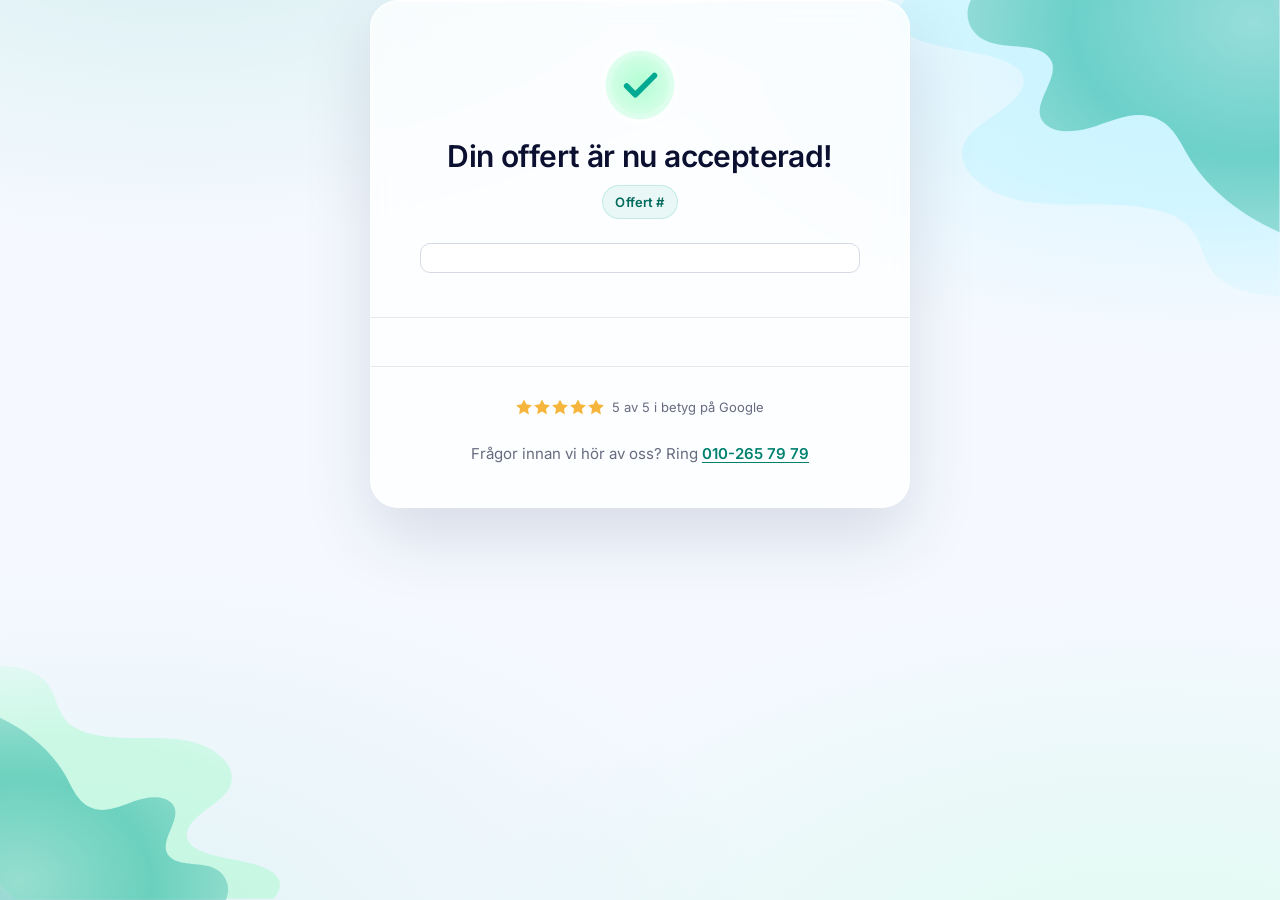
<file: index.html>
<!DOCTYPE html>
<html lang="sv">
<head>
  <meta charset="UTF-8">
  <meta name="viewport" content="width=device-width, initial-scale=1.0">
  <title>Offert accepterad, Ampy</title>
  <meta name="robots" content="noindex, nofollow">
  <meta name="referrer" content="no-referrer">
  <!-- Utan preload upptäcks fonten först när styles.css är parsad. På mobilnät
       hinner den inte före första målningen, och när den landar flyttas hela
       kortet 8 px (justify-content:center): uppmätt CLS 0,125.
       BARA latinfilen. latin-ext hämtas av unicode-range när ett tecken ur det
       området står på sidan, och svensk text har inget sådant tecken: en preload
       av båda hade hämtat 85 kB som aldrig används. -->
  <link rel="preload" href="fonts/Inter-latin.woff2" as="font" type="font/woff2" crossorigin>
  <link rel="stylesheet" href="styles.css">
  <style>html,body{margin:0;padding:0;}</style>
</head>
<body>
<div class="oa">
  <svg class="oa__aurora oa__aurora--top" xmlns="http://www.w3.org/2000/svg" width="399" height="308" viewBox="0 0 399 308" fill="none" aria-hidden="true"><path opacity="0.55" d="M398.501 19.1624V307.416C377.203 307.609 355.83 302.624 342.317 293.968C312.351 274.723 324.249 243.073 290.832 225.49C271.296 215.211 241.478 212.776 213.863 212.505C186.248 212.274 157.751 213.588 131.605 208.757C82.3243 199.637 54.8562 166.596 75.5674 141.361C85.1886 129.652 102.742 120.339 116.035 109.712C129.329 99.0458 138.436 85.3657 128.668 73.6951C108.838 50.0062 34.0715 54.798 7.77845 32.9254C-4.04606 23.1097 -1.54896 10.2412 9.61455 0.0390625H391.001L398.501 19.1624Z" fill="url(#at_p0t)"></path><path opacity="0.6" d="M398.499 0V241.34C355.859 222.68 321.444 193.856 302.503 160.131C293.654 144.379 284.851 125.261 262.485 120.588C244.078 116.765 225.536 124.967 208.24 130.948C190.9 136.928 167.201 139.967 155.151 129.052C133.764 109.64 178.361 77.2222 157.196 57.6797C143.857 45.3595 116.646 50.4248 97.2152 43.8562C76.1396 36.6993 69.2478 15.8497 77.9626 0H398.499Z" fill="url(#at_p1t)"></path><defs><radialGradient id="at_p0t" cx="0" cy="0" r="1" gradientUnits="userSpaceOnUse" gradientTransform="translate(322.819 40.5771) scale(663.35 349.037)"><stop offset="0.5" stop-color="#b6f2ff"></stop><stop offset="1" stop-color="#f5f9ff"></stop></radialGradient><radialGradient id="at_p1t" cx="0" cy="0" r="1" gradientUnits="userSpaceOnUse" gradientTransform="translate(372.244 23.8562) scale(378.832 278.434)"><stop stop-color="#5cc5b6"></stop><stop offset="0.5" stop-color="#00a991"></stop><stop offset="0.87" stop-color="#5cc5b6"></stop></radialGradient></defs></svg>
  <svg class="oa__aurora oa__aurora--bottom" xmlns="http://www.w3.org/2000/svg" width="270" height="226" viewBox="0 0 270 226" fill="none" aria-hidden="true"><path opacity="0.55" d="M1.26485e-06 210.532L1.96698e-05 0.00397235C14.4308 -0.137147 28.9113 3.50376 38.0674 9.82597C58.37 23.8816 50.3087 46.9971 72.95 59.8391C86.1865 67.3467 106.39 69.1248 125.1 69.3224C143.81 69.4917 163.117 68.5321 180.832 72.0602C214.222 78.7211 232.833 102.853 218.8 121.283C212.281 129.835 200.389 136.637 191.382 144.399C182.375 152.188 176.205 162.18 182.823 170.703C196.258 188.005 246.915 184.505 264.73 200.48C272.741 207.649 271.05 217.047 263.486 224.499L14.5 225L1.26485e-06 210.532Z" fill="url(#at_p0b)"></path><path opacity="0.6" d="M3.05544e-05 225.579L3.06452e-05 50C28.9339 63.6081 52.2862 84.628 65.139 109.223C71.143 120.71 77.1168 134.652 92.2928 138.06C104.784 140.848 117.365 134.866 129.101 130.505C140.868 126.144 156.949 123.927 165.125 131.887C179.638 146.043 149.376 169.685 163.737 183.936C172.789 192.921 191.253 189.227 204.438 194.017C218.739 199.237 223.416 214.441 217.502 226L3.05544e-05 225.579Z" fill="url(#at_p1b)"></path><defs><radialGradient id="at_p0b" cx="0" cy="0" r="1" gradientUnits="userSpaceOnUse" gradientTransform="translate(51.2778 194.892) rotate(-180) scale(449.445 254.921)"><stop offset="0.5" stop-color="#a0fbc9"></stop><stop offset="1" stop-color="#f5f9ff"></stop></radialGradient><radialGradient id="at_p1b" cx="0" cy="0" r="1" gradientUnits="userSpaceOnUse" gradientTransform="translate(17.8152 208.603) rotate(-180) scale(257.059 203.052)"><stop stop-color="#5cc5b6"></stop><stop offset="0.5" stop-color="#00a991"></stop><stop offset="0.87" stop-color="#5cc5b6"></stop></radialGradient></defs></svg>

  <main class="oa__card">
    <!-- 1 · confirmation -->
    <section class="oa__section oa__head">
      <div class="oa__check" aria-hidden="true">
        <span class="oa__halo"></span>
        <svg class="oa__check-svg" width="100" height="100" viewBox="0 0 174 174" fill="none" xmlns="http://www.w3.org/2000/svg">
          <rect class="oa__disc" x="12" y="12" width="150" height="150" rx="75" fill="#55FF9A" fill-opacity="0.2" stroke="#ffffff" stroke-opacity="0.18" stroke-width="24"></rect>
          <path class="oa__tick" d="M118.582 66.3379L76.862 108.207L57.8984 89.1754" stroke="#00A991" stroke-width="12" stroke-linecap="round" stroke-linejoin="round"></path>
        </svg>
      </div>
      <h1 class="oa__title" id="oaTitel">Din offert är nu accepterad!</h1>
      <span class="oa__ref" id="oaRef" hidden><span id="oaRefEtikett">Offert</span> #<span id="oaRefNr" data-oa="offert.referens"></span></span>
      <!-- ACCEPTDATUMET. Ägarsvar 46, 25 oktober: "Ja, lägg till datum."
           Datumet är en PARAMETER PER FALL i kontraktet (offert.accepterad,
           ISO 8601) och står inte här: ett datum i markupen är samma fel som
           "27 oktober 2026" i offertrepots elcentralmall, där en bokstavlig
           sträng byts med str.replace vid varje bygge. Saknas datumet skrivs
           ingen mening alls, aldrig en platshållare och aldrig ett gissat
           datum.
           ETT ACCEPTDATUM DRAR INTE MED SIG ETT GILTIG TILL. Ägardirektiv
           23 oktober: offerten har ingen giltighetstid. prov.py stoppar varje
           sida som skriver ett giltighetsdatum här. -->
      <!-- KVITTOT. Sidan visade noll forekomster av "kr": kunden tryckte
           acceptera pa ett belopp och fick tillbaka en bock utan tal.
           Formen ar laddboxrepots egen, gemensamt/block/skarm-accept.html
           rad 23 till 26, sa de tva kopiorna av skarmen inte drar isar.
           Ett tal, inte ett kort: raderna star i sin egen sektion under. -->
      <p class="oa__kvitto" id="oaKvitto" hidden>
        <span class="oa__kvitto-rad"><span id="oaPaket"></span><b class="kr" id="oaTotal"></b></span>
        <span class="oa__kvitto-not" id="oaKvittoNot"></span>
      </p>
      <!-- RADERNA LIGGER I HUVUDET, DIREKT UNDER RUTAN, OCH DET AR AGARENS
           ORDER. Hans ord om de bifogade skarmbilderna, ordagrant: "de ar
           inte likadana som alla bifogade: Gillar de bifogade mer da det ar
           samma mall dar innehallet andras. Har namnt detta till dig sa
           varfor ar det inte standarden?" Forlagan ar acceptskarmen inne i
           offerten, gemensamt/block/skarm-accept.html: dar star raderna som
           en latt lista i oa__head, under kvittorutan, och acceptdatumet
           sist. TRE SAKER AR BORTA harifran av samma skal, for de finns inte
           pa forlagan: sektionsomslaget oa__order, ogonbrynet "Det har
           accepterade du", och produktraden med sin beskrivning.

           ALLT SOM INGAR STAR KVAR, OCH DET AR EN FLAGGA OCH INTE ETT
           FORBISEENDE. Forlagan har ingen plats for listan, men den ar
           agargodkand text (25 oktober, ordagrant: "bara vara en
           punktlista"), och for SERVICE ar den atta punkter mot tva rader -
           tas den bort sager servicebekraftelsen nastan ingenting. En
           radering av kundtext ar en enkelriktad dorr, sa den star kvar
           tills agaren sagt till. [GAP] -->
      <ul class="oa__rader" id="oaRader"></ul>
      <h3 class="oa__ingar-rubrik" id="oaIngarRubrik" hidden>Allt som ingår</h3>
      <ul class="oa__ingar" id="oaIngar" hidden></ul>
      <!-- ACCEPTDATUMET SIST I HUVUDET, som forlagans p.oa__datum. Det stod
           OVANFOR kvittorutan till 31 oktober. Saknas datumet skrivs ingen
           mening alls, aldrig en platshallare och aldrig ett gissat datum.
           ETT ACCEPTDATUM DRAR INTE MED SIG ETT GILTIG TILL. Agardirektiv
           23 oktober: offerten har ingen giltighetstid. -->
      <p class="oa__accept" id="oaAccept" hidden>Accepterad <span id="oaAcceptDatum"></span></p>
    </section>

    <!-- 3 · KOSTNADER SOM KAN TILLKOMMA, och 3b FORBEREDELSERNA.
         AGARDOKUMENT 29 OKTOBER, "Bokningsbekraftelse & Godkand offert",
         ordagrant: "Det vi behover lagga till ar ovanfor villkor. 1:
         Kostnader som kan tillkomma (som en dropdown) hamtas fran offert
         mall laddbox. 2: Vad behover du gora innan installationen? Har vill
         vi satta en standard for laddbox, batteri och elcentral."
         Ordningen ar darfor kostnader, forberedelser, villkor, och det ar
         samma ordning acceptskarmen inne i offerten fick samma dag.

         BADA KOMMER UR KONTRAKTET, inte ur markupen, och det ar inte en
         formalitet: texterna skiljer sig mellan mallarna (laddbox har sju
         prissatta rader, elcentralen tre villkorstexter utan pris, service
         och tillagg ingen fold alls), och sidan komponerar ingenting at fem
         mallar. Saknas listan star sektionen kvar dold, som villkoren gor
         utan sin adress.

         FORMEN AR VILLKORSFOLDENS, inte en ny: samma details.oa__fold, samma
         pil, samma kropp. Tre folder i rad som ser olika ut hade lasts som
         tre sorters innehall.

         PA PAPPER OPPNAS DE, av samma skal som villkoren: en stangd fold
         doljer sitt innehall med ::details-content, och det biter ingen
         display-regel pa barnet. -->
    <!-- EN SEKTION FOR ALLA TRE FOLDARNA, som forlagans
         section.oa__folds#oaFolds. Till 31 oktober lag de i TRE separata
         oa__villkor-sektioner, vilket gav tre kantlinjer och tre
         sektionsspalter dar forlagan har en. Folderna sjalva ar fortfarande
         PER FALL: kostnaderna, forberedelserna och villkoren fylls var och en
         ur sitt eget kontraktsfalt, och en fold utan innehall ar DOLD.
         Agarens krav: samma mall, innehallet byter. -->
    <section class="oa__section oa__folds" id="oaFolds" hidden>
      <details class="oa__fold" id="oaKostnader" hidden>
        <summary>Kostnader som kan tillkomma<svg class="oa__fold-pil" viewBox="0 0 24 24" aria-hidden="true"><path d="m6 9 6 6 6-6"/></svg></summary>
        <div class="oa__fold-kropp" id="oaKostnaderKropp"></div>
      </details>

      <details class="oa__fold" id="oaForbered" hidden>
        <summary>Vad behöver du göra före installationen?<svg class="oa__fold-pil" viewBox="0 0 24 24" aria-hidden="true"><path d="m6 9 6 6 6-6"/></svg></summary>
        <div class="oa__fold-kropp" id="oaForberedKropp"></div>
      </details>

    <!-- 4 · VILLKOREN, I EN FOLD, LANGST NER.
         AGARENS ORD 25 OKTOBER, ORDAGRANT: "Under det har vi kopvillkor.
         Likt hur vi har det i offerten hade jag velat att denna lank och
         'Las vara kopvillkor' ligger under en dropdown som heter villkor som
         ligger langst ner pa orderbekraftelsen (GLOBAL NOTERING)."
         Formen ar offertens egen, inte en ny: en o-fold med rubriken
         Villkor och lanken i kroppen star likadant i
         offerter/laddbox/body.html, elcentral/body.html, batteri/body.html
         och tillagg/body.html. Lanktexten ar deras, ordagrant.
         KOMMENTAREN CITERAR INGEN TAGG. En kommentar foljer med in i varje
         byggd sida, och tva matningar raknade forst taggarna i den har
         texten som markup: tre folder i en fil som har en. Oraklen tar nu
         bort kommentarerna forst, och texten haller sig borta fran dem.
         PLACERINGEN SPEGLAR OFFERTEN: folden ar sista innehallsblocket, och
         under den star kortets avslutning med telefonnumret, precis som
         offertens <footer class="o-fot"> star under folden dar.
         LANKEN SKRIVS AV RENDERAREN, inte av markupen. Ett tomt href ar
         inget villkor: saknas villkor_url star sektionen kvar dold och
         ingen trasig lank nar kunden.
         PA PAPPER OPPNAS FOLDEN. En stangd fold doljer sitt innehall med
         ::details-content, och en display-regel pa barnet biter inte.
         Samma matning som offertrepots egen: villkoren saknades helt i en
         riktig utskrifts-PDF innan den regeln kom pa plats. -->
      <details class="oa__fold" id="oaVillkor" hidden>
        <summary>Villkor<svg class="oa__fold-pil" viewBox="0 0 24 24" aria-hidden="true"><path d="m6 9 6 6 6-6"/></svg></summary>
        <div class="oa__fold-kropp" id="oaVillkorKropp"></div>
      </details>
    </section>

    <!-- 5 · trust + contact + close -->
    <section class="oa__section">
      <div class="oa__trust">
        <span class="oa__trust-item">
          <span class="oa__stars" aria-hidden="true">
            <svg viewBox="0 0 24 24" aria-hidden="true"><path d="M12 .587l3.668 7.431 8.2 1.192-5.934 5.784 1.401 8.166L12 18.896l-7.335 3.864 1.401-8.166L.132 9.21l8.2-1.192z"/></svg>
            <svg viewBox="0 0 24 24" aria-hidden="true"><path d="M12 .587l3.668 7.431 8.2 1.192-5.934 5.784 1.401 8.166L12 18.896l-7.335 3.864 1.401-8.166L.132 9.21l8.2-1.192z"/></svg>
            <svg viewBox="0 0 24 24" aria-hidden="true"><path d="M12 .587l3.668 7.431 8.2 1.192-5.934 5.784 1.401 8.166L12 18.896l-7.335 3.864 1.401-8.166L.132 9.21l8.2-1.192z"/></svg>
            <svg viewBox="0 0 24 24" aria-hidden="true"><path d="M12 .587l3.668 7.431 8.2 1.192-5.934 5.784 1.401 8.166L12 18.896l-7.335 3.864 1.401-8.166L.132 9.21l8.2-1.192z"/></svg>
            <svg viewBox="0 0 24 24" aria-hidden="true"><path d="M12 .587l3.668 7.431 8.2 1.192-5.934 5.784 1.401 8.166L12 18.896l-7.335 3.864 1.401-8.166L.132 9.21l8.2-1.192z"/></svg>
          </span>
          5 av 5 i betyg på Google
        </span>
      </div>
      <p class="oa__contact">Frågor innan vi hör av oss? Ring <a href="tel:+46102657979">010-265 79 79</a></p>
    </section>
  </main>
</div>
<script src="script.js"></script>
</body>
</html>
</file>
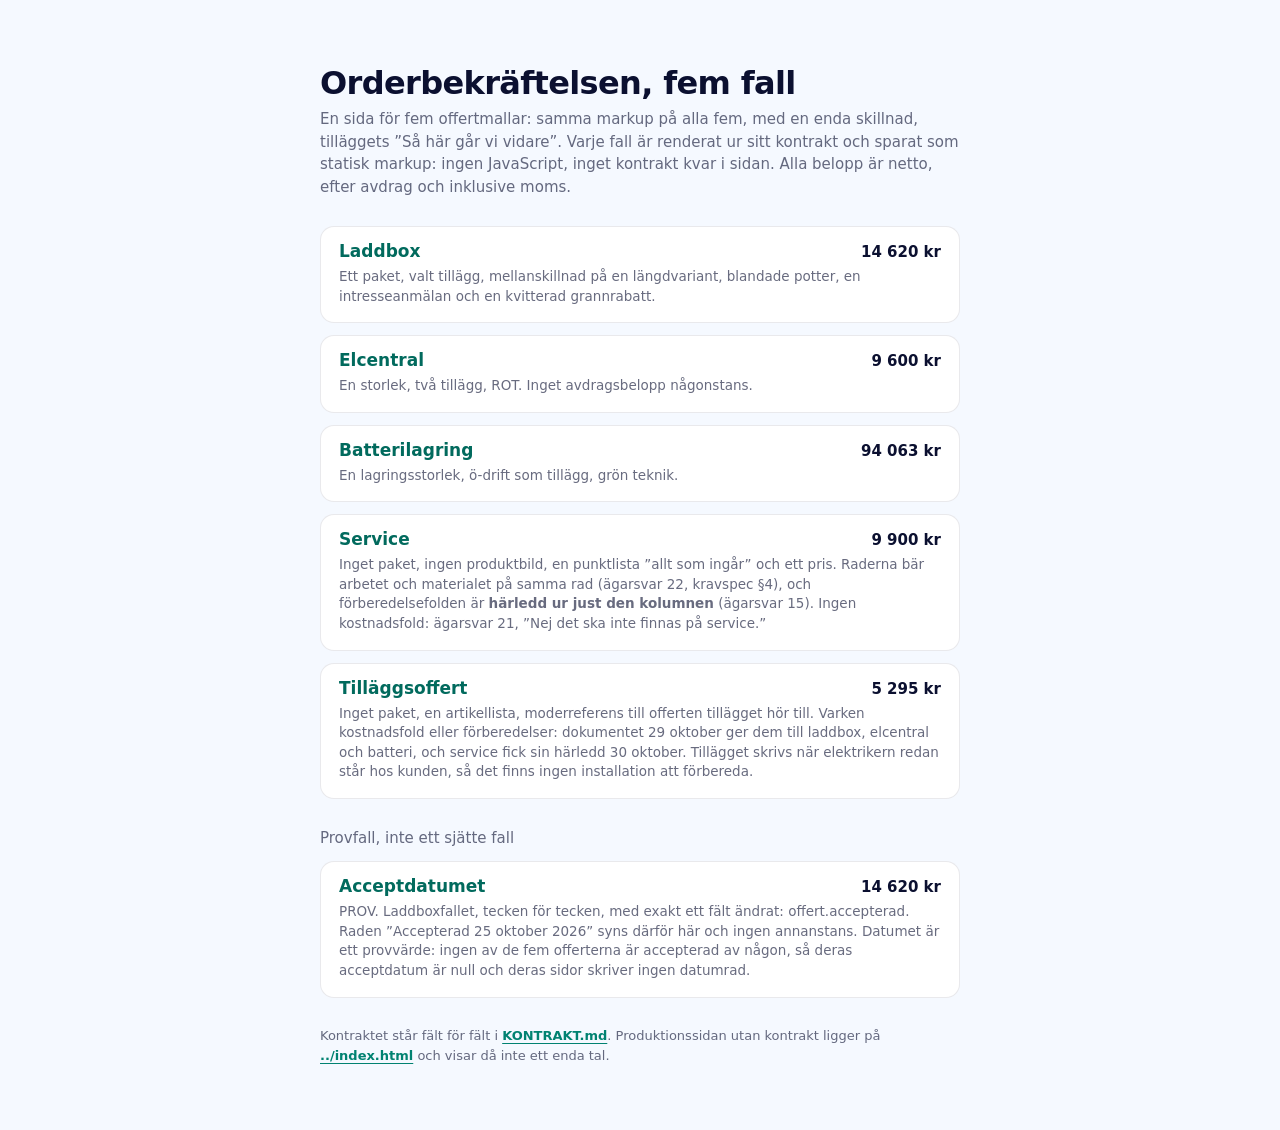
<file: fall/index.html>
<!DOCTYPE html>
<html lang="sv">
<head>
  <meta charset="UTF-8">
  <meta name="viewport" content="width=device-width, initial-scale=1.0">
  <title>Orderbekräftelsen, fem fall</title>
  <meta name="robots" content="noindex, nofollow">
  <link rel="stylesheet" href="styles.css">
  <style>
    body{margin:0;background:#f5f9ff;color:#0b1030;
      font-family:"Outfit",system-ui,-apple-system,"Segoe UI",Roboto,sans-serif;
      -webkit-font-smoothing:antialiased;}
    .f{max-width:640px;margin:0 auto;padding:clamp(28px,5vw,64px) clamp(16px,4vw,28px);}
    h1{margin:0 0 6px;font-size:clamp(24px,1.1vw+21px,32px);font-weight:600;letter-spacing:-.02em;}
    .ing{margin:0 0 28px;font-size:15px;line-height:1.5;color:rgba(11,16,48,.62);}
    ul{list-style:none;margin:0;padding:0;display:flex;flex-direction:column;gap:12px;}
    li{background:#fff;border:1px solid rgba(11,16,48,.09);border-radius:14px;overflow:hidden;}
    li a{display:block;padding:14px 18px 16px;text-decoration:none;color:inherit;}
    li a:hover .n{text-decoration:underline;text-underline-offset:3px;}
    .rad{display:flex;align-items:baseline;justify-content:space-between;gap:16px;}
    .n{font-size:17px;font-weight:600;color:#016a5d;}
    .t{flex:0 0 auto;font-size:15px;font-weight:600;font-variant-numeric:tabular-nums;white-space:nowrap;}
    li p{margin:6px 0 0;font-size:13.5px;line-height:1.45;color:rgba(11,16,48,.62);}
    .fot{margin:28px 0 0;font-size:13px;line-height:1.55;color:rgba(11,16,48,.62);}
    .fot a{color:#018271;font-weight:600;text-underline-offset:3px;}
    a:focus-visible{outline:3px solid #090b32;outline-offset:3px;border-radius:12px;}
  </style>
</head>
<body>
  <main class="f">
    <h1>Orderbekräftelsen, fem fall</h1>
    <p class="ing">En sida för fem offertmallar: samma markup på alla fem, med en enda skillnad, tilläggets ”Så här går vi vidare”. Varje fall är renderat ur sitt kontrakt och
    sparat som statisk markup: ingen JavaScript, inget kontrakt kvar i sidan. Alla belopp är
    netto, efter avdrag och inklusive moms.</p>
    <ul>
    <li><a href="laddbox.html"><span class="rad"><span class="n">Laddbox</span><span class="t">14 620 kr</span></span><p>Ett paket, valt tillägg, mellanskillnad på en längdvariant, blandade potter, en intresseanmälan och en kvitterad grannrabatt.</p></a></li>
    <li><a href="elcentral.html"><span class="rad"><span class="n">Elcentral</span><span class="t">9 600 kr</span></span><p>En storlek, två tillägg, ROT. Inget avdragsbelopp någonstans.</p></a></li>
    <li><a href="batteri.html"><span class="rad"><span class="n">Batterilagring</span><span class="t">94 063 kr</span></span><p>En lagringsstorlek, ö-drift som tillägg, grön teknik.</p></a></li>
    <li><a href="service.html"><span class="rad"><span class="n">Service</span><span class="t">9 900 kr</span></span><p>Inget paket, ingen produktbild, en punktlista ”allt som ingår” och ett pris. Raderna bär arbetet och materialet på samma rad (ägarsvar 22, kravspec §4), och förberedelsefolden är <strong>härledd ur just den kolumnen</strong> (ägarsvar 15). Ingen kostnadsfold: ägarsvar 21, ”Nej det ska inte finnas på service.”</p></a></li>
    <li><a href="tillagg.html"><span class="rad"><span class="n">Tilläggsoffert</span><span class="t">5 295 kr</span></span><p>Inget paket, en artikellista, moderreferens till offerten tillägget hör till. Varken kostnadsfold eller förberedelser: dokumentet 29 oktober ger dem till laddbox, elcentral och batteri, och service fick sin härledd 30 oktober. Tillägget skrivs när elektrikern redan står hos kunden, så det finns ingen installation att förbereda.</p></a></li>
    </ul>
    <p class="ing" style="margin:28px 0 12px;">Provfall, inte ett sjätte fall</p>
    <ul>
    <li><a href="prov-acceptdatum.html"><span class="rad"><span class="n">Acceptdatumet</span><span class="t">14 620 kr</span></span><p>PROV. Laddboxfallet, tecken för tecken, med exakt ett fält ändrat: offert.accepterad. Raden ”Accepterad 25 oktober 2026” syns därför här och ingen annanstans. Datumet är ett provvärde: ingen av de fem offerterna är accepterad av någon, så deras acceptdatum är null och deras sidor skriver ingen datumrad.</p></a></li>
    </ul>
    <p class="fot">Kontraktet står fält för fält i
    <a href="https://github.com/julius447/Offer-accepted-preview/blob/main/KONTRAKT.md">KONTRAKT.md</a>.
    Produktionssidan utan kontrakt ligger på
    <a href="../index.html">../index.html</a> och visar då inte ett enda tal.</p>
  </main>
</body>
</html>
</file>
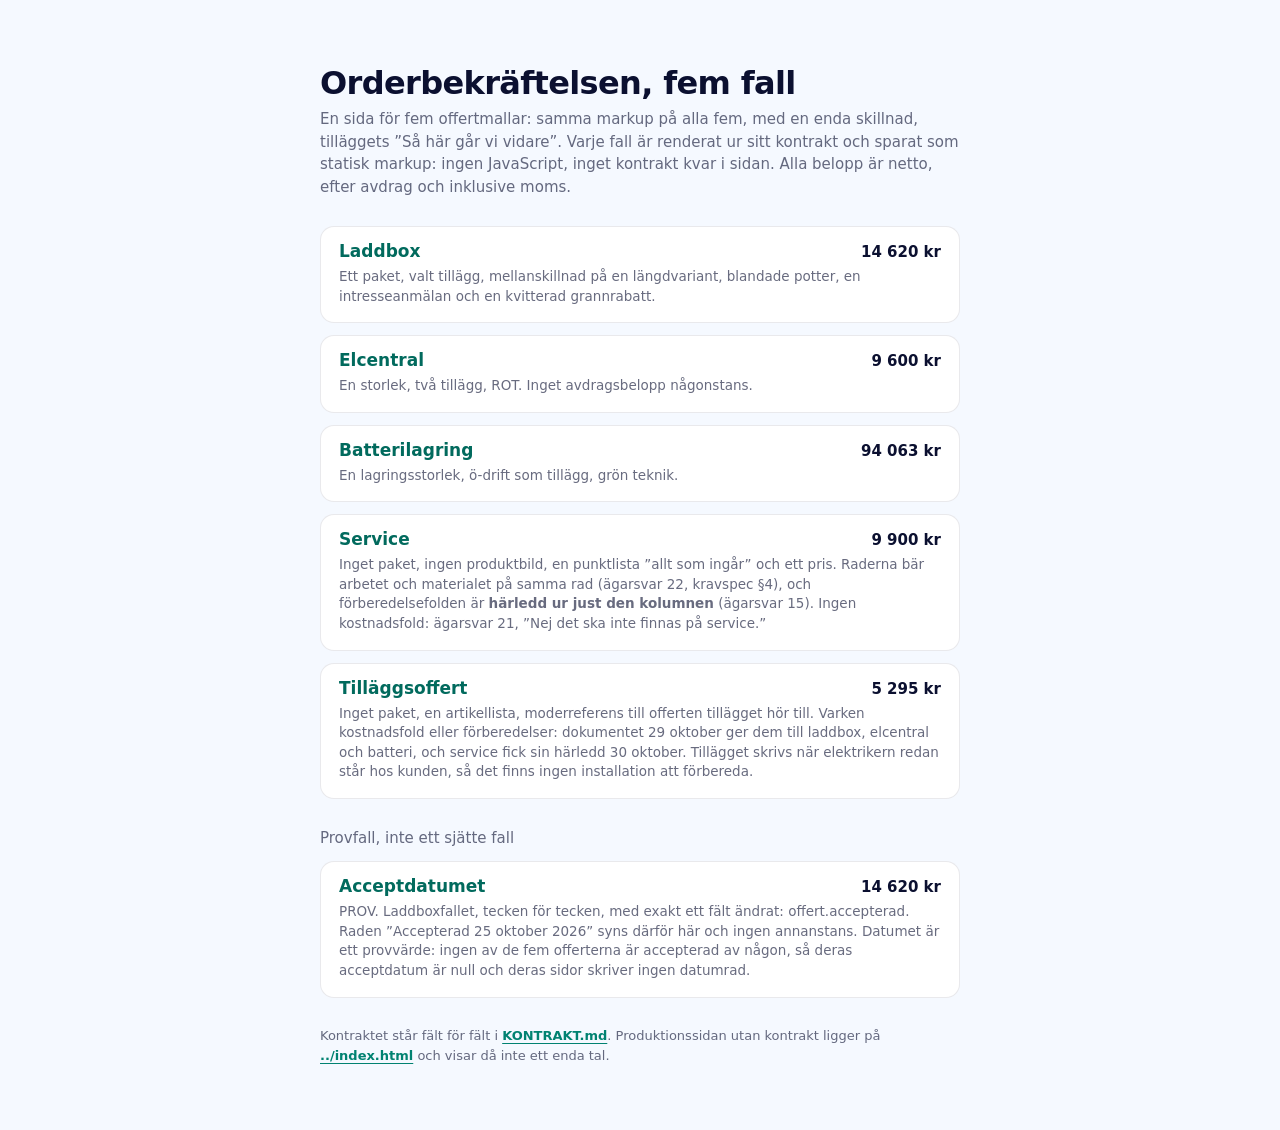
<file: fall-index.html>
<!DOCTYPE html>
<html lang="sv">
<head>
  <meta charset="UTF-8">
  <meta name="viewport" content="width=device-width, initial-scale=1.0">
  <title>Orderbekräftelsen, fem fall</title>
  <meta name="robots" content="noindex, nofollow">
  <link rel="stylesheet" href="../styles.css">
  <style>
    /* GRANSKNINGSSIDA, inte en produktyta. Den finns bara för att de fem
       fallen ska gå att öppna och titta på. Egna regler, inga .oa-klasser,
       så den aldrig kan påverka orderbekräftelsen. */
    body{margin:0;background:#f5f9ff;color:#0b1030;
      font-family:"Outfit",system-ui,-apple-system,"Segoe UI",Roboto,sans-serif;
      -webkit-font-smoothing:antialiased;}
    .f{max-width:640px;margin:0 auto;padding:clamp(28px,5vw,64px) clamp(16px,4vw,28px);}
    h1{margin:0 0 6px;font-size:clamp(24px,1.1vw+21px,32px);font-weight:600;letter-spacing:-.02em;}
    .ing{margin:0 0 28px;font-size:15px;line-height:1.5;color:rgba(11,16,48,.62);}
    ul{list-style:none;margin:0;padding:0;display:flex;flex-direction:column;gap:12px;}
    li{background:#fff;border:1px solid rgba(11,16,48,.09);border-radius:14px;overflow:hidden;}
    li a{display:block;padding:14px 18px 16px;text-decoration:none;color:inherit;}
    li a:hover .n{text-decoration:underline;text-underline-offset:3px;}
    .rad{display:flex;align-items:baseline;justify-content:space-between;gap:16px;}
    .n{font-size:17px;font-weight:600;color:#016a5d;}
    /* Hardspatie bade i tusentalet OCH fore kr, agarbeslut A8 24 okt. Sidan
       bar vanligt mellanslag fore kr till 25 okt, alltsa samma fel som de
       fem bekraftelserna hade fore hantverkspasset. prov.py matar talen har
       mot kontrakten: oversikten ar en andra kopia av samma fem tal. */
    .t{flex:0 0 auto;font-size:15px;font-weight:600;font-variant-numeric:tabular-nums;white-space:nowrap;}
    li p{margin:6px 0 0;font-size:13.5px;line-height:1.45;color:rgba(11,16,48,.62);}
    .fot{margin:28px 0 0;font-size:13px;line-height:1.55;color:rgba(11,16,48,.62);}
    .fot a{color:#018271;font-weight:600;text-underline-offset:3px;}
    a:focus-visible{outline:3px solid #090b32;outline-offset:3px;border-radius:12px;}
  </style>
</head>
<body>
  <main class="f">
    <h1>Orderbekräftelsen, fem fall</h1>
    <p class="ing">En sida för fem offertmallar: samma markup på alla fem, med en enda skillnad, tilläggets ”Så här går vi vidare”. Varje fall är renderat ur sitt kontrakt och
    sparat som statisk markup: ingen JavaScript, inget kontrakt kvar i sidan. Alla belopp är
    netto, efter avdrag och inklusive moms.</p>
    <ul>
    <li><a href="laddbox.html"><span class="rad"><span class="n">Laddbox</span><span class="t">14 620 kr</span></span><p>Ett paket, valt tillägg, mellanskillnad på en längdvariant, blandade potter, en intresseanmälan och en kvitterad grannrabatt.</p></a></li>
    <li><a href="elcentral.html"><span class="rad"><span class="n">Elcentral</span><span class="t">9 600 kr</span></span><p>En storlek, två tillägg, ROT. Inget avdragsbelopp någonstans.</p></a></li>
    <li><a href="batteri.html"><span class="rad"><span class="n">Batterilagring</span><span class="t">94 063 kr</span></span><p>En lagringsstorlek, ö-drift som tillägg, grön teknik.</p></a></li>
    <li><a href="service.html"><span class="rad"><span class="n">Service</span><span class="t">9 900 kr</span></span><p>Inget paket, ingen produktbild, en punktlista ”allt som ingår” och ett pris. Raderna bär arbetet och materialet på samma rad (ägarsvar 22, kravspec §4), och förberedelsefolden är <strong>härledd ur just den kolumnen</strong> (ägarsvar 15). Ingen kostnadsfold: ägarsvar 21, ”Nej det ska inte finnas på service.”</p></a></li>
    <li><a href="tillagg.html"><span class="rad"><span class="n">Tilläggsoffert</span><span class="t">5 295 kr</span></span><p>Inget paket, en artikellista, moderreferens till offerten tillägget hör till. Varken kostnadsfold eller förberedelser: dokumentet 29 oktober ger dem till laddbox, elcentral och batteri, och service fick sin härledd 30 oktober. Tillägget skrivs när elektrikern redan står hos kunden, så det finns ingen installation att förbereda.</p></a></li>
    </ul>
    <p class="ing" style="margin:28px 0 12px;">Provfall, inte ett sjätte fall</p>
    <ul>
    <li><a href="prov-acceptdatum.html"><span class="rad"><span class="n">Acceptdatumet</span><span class="t">14 620 kr</span></span><p>PROV. Laddboxfallet, tecken för tecken, med exakt ett fält ändrat: offert.accepterad. Raden ”Accepterad 25 oktober 2026” syns därför här och ingen annanstans. Datumet är ett provvärde: ingen av de fem offerterna är accepterad av någon, så deras acceptdatum är null och deras sidor skriver ingen datumrad.</p></a></li>
    </ul>
    <p class="fot">Kontraktet står fält för fält i
    <a href="https://github.com/julius447/Offer-accepted-preview/blob/main/KONTRAKT.md">KONTRAKT.md</a>.
    Produktionssidan utan kontrakt ligger på
    <a href="../index.html">../index.html</a> och visar då inte ett enda tal.</p>
  </main>
</body>
</html>
</file>
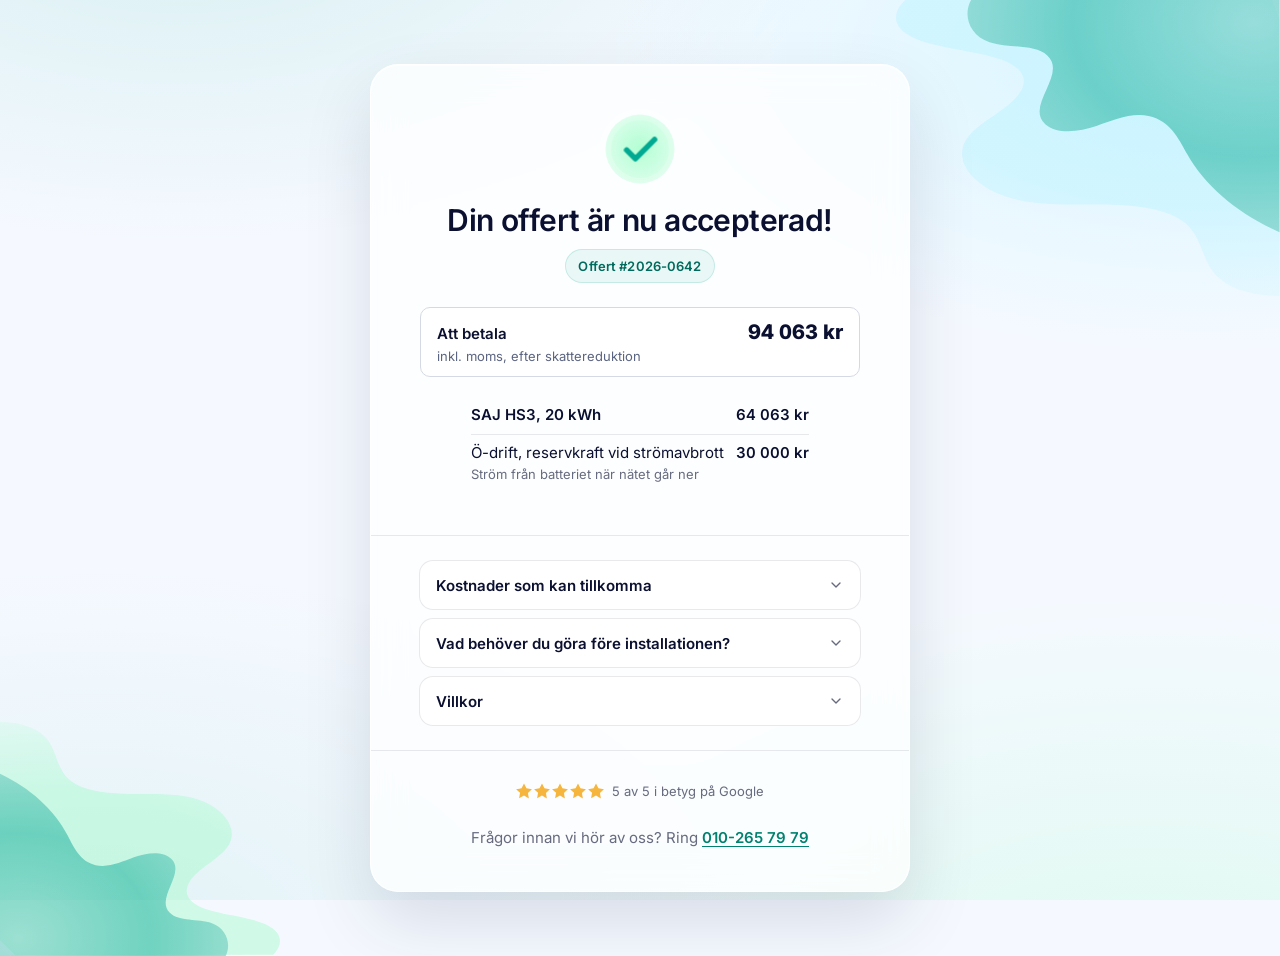
<file: fall/batteri.html>
<!DOCTYPE html>
<html lang="sv"><head>
  <meta charset="UTF-8">
  <meta name="viewport" content="width=device-width, initial-scale=1.0">
  <title>Offert accepterad, Ampy</title>
  <meta name="robots" content="noindex, nofollow">
  <meta name="referrer" content="no-referrer">
  <link rel="preload" href="../fonts/Inter-latin.woff2" as="font" type="font/woff2" crossorigin="">
  <link rel="stylesheet" href="styles.css">
  <style>html,body{margin:0;padding:0;}</style>
</head>
<body>
<div class="oa" style="--oa-kort: 824.6px;">
  <svg class="oa__aurora oa__aurora--top" xmlns="http://www.w3.org/2000/svg" width="399" height="308" viewBox="0 0 399 308" fill="none" aria-hidden="true"><path opacity="0.55" d="M398.501 19.1624V307.416C377.203 307.609 355.83 302.624 342.317 293.968C312.351 274.723 324.249 243.073 290.832 225.49C271.296 215.211 241.478 212.776 213.863 212.505C186.248 212.274 157.751 213.588 131.605 208.757C82.3243 199.637 54.8562 166.596 75.5674 141.361C85.1886 129.652 102.742 120.339 116.035 109.712C129.329 99.0458 138.436 85.3657 128.668 73.6951C108.838 50.0062 34.0715 54.798 7.77845 32.9254C-4.04606 23.1097 -1.54896 10.2412 9.61455 0.0390625H391.001L398.501 19.1624Z" fill="url(#at_p0t)"></path><path opacity="0.6" d="M398.499 0V241.34C355.859 222.68 321.444 193.856 302.503 160.131C293.654 144.379 284.851 125.261 262.485 120.588C244.078 116.765 225.536 124.967 208.24 130.948C190.9 136.928 167.201 139.967 155.151 129.052C133.764 109.64 178.361 77.2222 157.196 57.6797C143.857 45.3595 116.646 50.4248 97.2152 43.8562C76.1396 36.6993 69.2478 15.8497 77.9626 0H398.499Z" fill="url(#at_p1t)"></path><defs><radialGradient id="at_p0t" cx="0" cy="0" r="1" gradientUnits="userSpaceOnUse" gradientTransform="translate(322.819 40.5771) scale(663.35 349.037)"><stop offset="0.5" stop-color="#b6f2ff"></stop><stop offset="1" stop-color="#f5f9ff"></stop></radialGradient><radialGradient id="at_p1t" cx="0" cy="0" r="1" gradientUnits="userSpaceOnUse" gradientTransform="translate(372.244 23.8562) scale(378.832 278.434)"><stop stop-color="#5cc5b6"></stop><stop offset="0.5" stop-color="#00a991"></stop><stop offset="0.87" stop-color="#5cc5b6"></stop></radialGradient></defs></svg>
  <svg class="oa__aurora oa__aurora--bottom" xmlns="http://www.w3.org/2000/svg" width="270" height="226" viewBox="0 0 270 226" fill="none" aria-hidden="true"><path opacity="0.55" d="M1.26485e-06 210.532L1.96698e-05 0.00397235C14.4308 -0.137147 28.9113 3.50376 38.0674 9.82597C58.37 23.8816 50.3087 46.9971 72.95 59.8391C86.1865 67.3467 106.39 69.1248 125.1 69.3224C143.81 69.4917 163.117 68.5321 180.832 72.0602C214.222 78.7211 232.833 102.853 218.8 121.283C212.281 129.835 200.389 136.637 191.382 144.399C182.375 152.188 176.205 162.18 182.823 170.703C196.258 188.005 246.915 184.505 264.73 200.48C272.741 207.649 271.05 217.047 263.486 224.499L14.5 225L1.26485e-06 210.532Z" fill="url(#at_p0b)"></path><path opacity="0.6" d="M3.05544e-05 225.579L3.06452e-05 50C28.9339 63.6081 52.2862 84.628 65.139 109.223C71.143 120.71 77.1168 134.652 92.2928 138.06C104.784 140.848 117.365 134.866 129.101 130.505C140.868 126.144 156.949 123.927 165.125 131.887C179.638 146.043 149.376 169.685 163.737 183.936C172.789 192.921 191.253 189.227 204.438 194.017C218.739 199.237 223.416 214.441 217.502 226L3.05544e-05 225.579Z" fill="url(#at_p1b)"></path><defs><radialGradient id="at_p0b" cx="0" cy="0" r="1" gradientUnits="userSpaceOnUse" gradientTransform="translate(51.2778 194.892) rotate(-180) scale(449.445 254.921)"><stop offset="0.5" stop-color="#a0fbc9"></stop><stop offset="1" stop-color="#f5f9ff"></stop></radialGradient><radialGradient id="at_p1b" cx="0" cy="0" r="1" gradientUnits="userSpaceOnUse" gradientTransform="translate(17.8152 208.603) rotate(-180) scale(257.059 203.052)"><stop stop-color="#5cc5b6"></stop><stop offset="0.5" stop-color="#00a991"></stop><stop offset="0.87" stop-color="#5cc5b6"></stop></radialGradient></defs></svg>
  <main class="oa__card">
    <section class="oa__section oa__head">
      <div class="oa__check" aria-hidden="true">
        <span class="oa__halo"></span>
        <svg class="oa__check-svg" width="100" height="100" viewBox="0 0 174 174" fill="none" xmlns="http://www.w3.org/2000/svg">
          <rect class="oa__disc" x="12" y="12" width="150" height="150" rx="75" fill="#55FF9A" fill-opacity="0.2" stroke="#ffffff" stroke-opacity="0.18" stroke-width="24"></rect>
          <path class="oa__tick" d="M118.582 66.3379L76.862 108.207L57.8984 89.1754" stroke="#00A991" stroke-width="12" stroke-linecap="round" stroke-linejoin="round"></path>
        </svg>
      </div>
      <h1 class="oa__title" id="oaTitel">Din offert är nu accepterad!</h1>
      <span class="oa__ref" id="oaRef"><span id="oaRefEtikett">Offert</span> #<span id="oaRefNr" data-oa="offert.referens">2026-0642</span></span>
      <p class="oa__kvitto" id="oaKvitto">
        <span class="oa__kvitto-rad"><span id="oaPaket">Att betala</span><b class="kr" id="oaTotal">94&nbsp;063&nbsp;kr</b></span>
        <span class="oa__kvitto-not" id="oaKvittoNot">inkl. moms, efter skattereduktion</span>
      </p>
      <ul class="oa__rader" id="oaRader"><li class="oa__rad oa__rad--huvud"><span class="oa__rad-text">SAJ HS3, 20 kWh</span><span class="oa__rad-pris kr">64&nbsp;063&nbsp;kr</span></li><li class="oa__rad"><span class="oa__rad-text">Ö-drift, reservkraft vid strömavbrott<small>Ström från batteriet när nätet går ner</small></span><span class="oa__rad-pris kr">30&nbsp;000&nbsp;kr</span></li></ul>
      <h3 class="oa__ingar-rubrik" id="oaIngarRubrik" hidden="">Allt som ingår</h3>
      <ul class="oa__ingar" id="oaIngar" hidden=""></ul>
      <p class="oa__accept" id="oaAccept" hidden="">Accepterad <span id="oaAcceptDatum"></span></p>
    </section>
    <section class="oa__section oa__folds" id="oaFolds">
      <details class="oa__fold" id="oaKostnader">
        <summary>Kostnader som kan tillkomma<svg class="oa__fold-pil" viewBox="0 0 24 24" aria-hidden="true"><path d="m6 9 6 6 6-6"></path></svg></summary>
        <div class="oa__fold-kropp" id="oaKostnaderKropp"><p class="oa__fold-intro">Behövs mer än standardinstallationen tillkommer följande kostnader. Allt arbete och material bekräftas och godkänns av dig innan arbetet utförs.</p><ul class="oa__fold-lista"><li><b>Extra installationskabel, 22 kW</b><span>245&nbsp;kr per meter</span></li><li><b>Extra installationskabel, 11 kW</b><span>198&nbsp;kr per meter</span></li><li><b>Håltagning utöver två</b><span>180&nbsp;kr</span></li><li><b>Utbyggnad av elcentral</b><span>1&nbsp;200&nbsp;kr</span></li><li><b>Markrör</b><span>65&nbsp;kr per meter</span></li><li><b>Kabelskydd inklusive klammer</b><span>215&nbsp;kr per styck</span></li><li><b>Cat 6-kablage</b><span>50&nbsp;kr per meter</span></li><li><b>Brandskiva</b><span>980&nbsp;kr per styck</span></li><li><b>Löpande arbete</b><span>850&nbsp;kr per påbörjad timme</span></li></ul><p class="oa__fold-fot">Priserna är inklusive moms. Avdraget räknas som i offerten: grön teknik på batteriet, ROT på elcentralen.</p></div>
      </details>
      <details class="oa__fold" id="oaForbered">
        <summary>Vad behöver du göra före installationen?<svg class="oa__fold-pil" viewBox="0 0 24 24" aria-hidden="true"><path d="m6 9 6 6 6-6"></path></svg></summary>
        <div class="oa__fold-kropp" id="oaForberedKropp"><ul class="oa__fold-lista oa__fold-lista--punkt"><li><span>Se till att det finns en plan och stabil yta eller vägg där batterisystemet ska monteras.</span></li><li><span>Ett stabilt WiFi-nätverk på 2,4 GHz ska finnas tillgängligt vid installationsplatsen.</span></li><li><span>Om kabel ska dras mellan byggnader behöver eventuell grävning och förberedelse av kabelväg vara klar före installationen. Vi kan tillhandahålla markrör vid behov, men utför inte grävning.</span></li><li><span>Materialet skickas i vissa fall direkt till dig. Se till att det förvaras torrt och skyddat, helst inomhus, exempelvis i ett garage. Om inomhusförvaring inte är möjlig ska materialet vara väl täckt och skyddat mot väder före installationen.</span></li><li><span>Se till att installationsplatsen och eventuell kabelväg är undanplockade och lätt åtkomliga.</span></li></ul></div>
      </details>
      <details class="oa__fold" id="oaVillkor">
        <summary>Villkor<svg class="oa__fold-pil" viewBox="0 0 24 24" aria-hidden="true"><path d="m6 9 6 6 6-6"></path></svg></summary>
        <div class="oa__fold-kropp" id="oaVillkorKropp"><p class="oa__villkor-rad"><a href="https://ampy.se/kopvillkor" target="_blank" rel="noopener">Läs våra köpvillkor</a></p></div>
      </details>
    </section>
    <section class="oa__section">
      <div class="oa__trust">
        <span class="oa__trust-item">
          <span class="oa__stars" aria-hidden="true">
            <svg viewBox="0 0 24 24" aria-hidden="true"><path d="M12 .587l3.668 7.431 8.2 1.192-5.934 5.784 1.401 8.166L12 18.896l-7.335 3.864 1.401-8.166L.132 9.21l8.2-1.192z"></path></svg>
            <svg viewBox="0 0 24 24" aria-hidden="true"><path d="M12 .587l3.668 7.431 8.2 1.192-5.934 5.784 1.401 8.166L12 18.896l-7.335 3.864 1.401-8.166L.132 9.21l8.2-1.192z"></path></svg>
            <svg viewBox="0 0 24 24" aria-hidden="true"><path d="M12 .587l3.668 7.431 8.2 1.192-5.934 5.784 1.401 8.166L12 18.896l-7.335 3.864 1.401-8.166L.132 9.21l8.2-1.192z"></path></svg>
            <svg viewBox="0 0 24 24" aria-hidden="true"><path d="M12 .587l3.668 7.431 8.2 1.192-5.934 5.784 1.401 8.166L12 18.896l-7.335 3.864 1.401-8.166L.132 9.21l8.2-1.192z"></path></svg>
            <svg viewBox="0 0 24 24" aria-hidden="true"><path d="M12 .587l3.668 7.431 8.2 1.192-5.934 5.784 1.401 8.166L12 18.896l-7.335 3.864 1.401-8.166L.132 9.21l8.2-1.192z"></path></svg>
          </span>
          5 av 5 i betyg på Google
        </span>
      </div>
      <p class="oa__contact">Frågor innan vi hör av oss? Ring <a href="tel:+46102657979">010-265 79 79</a></p>
    </section>
  </main>
</div>
</body></html>
</file>
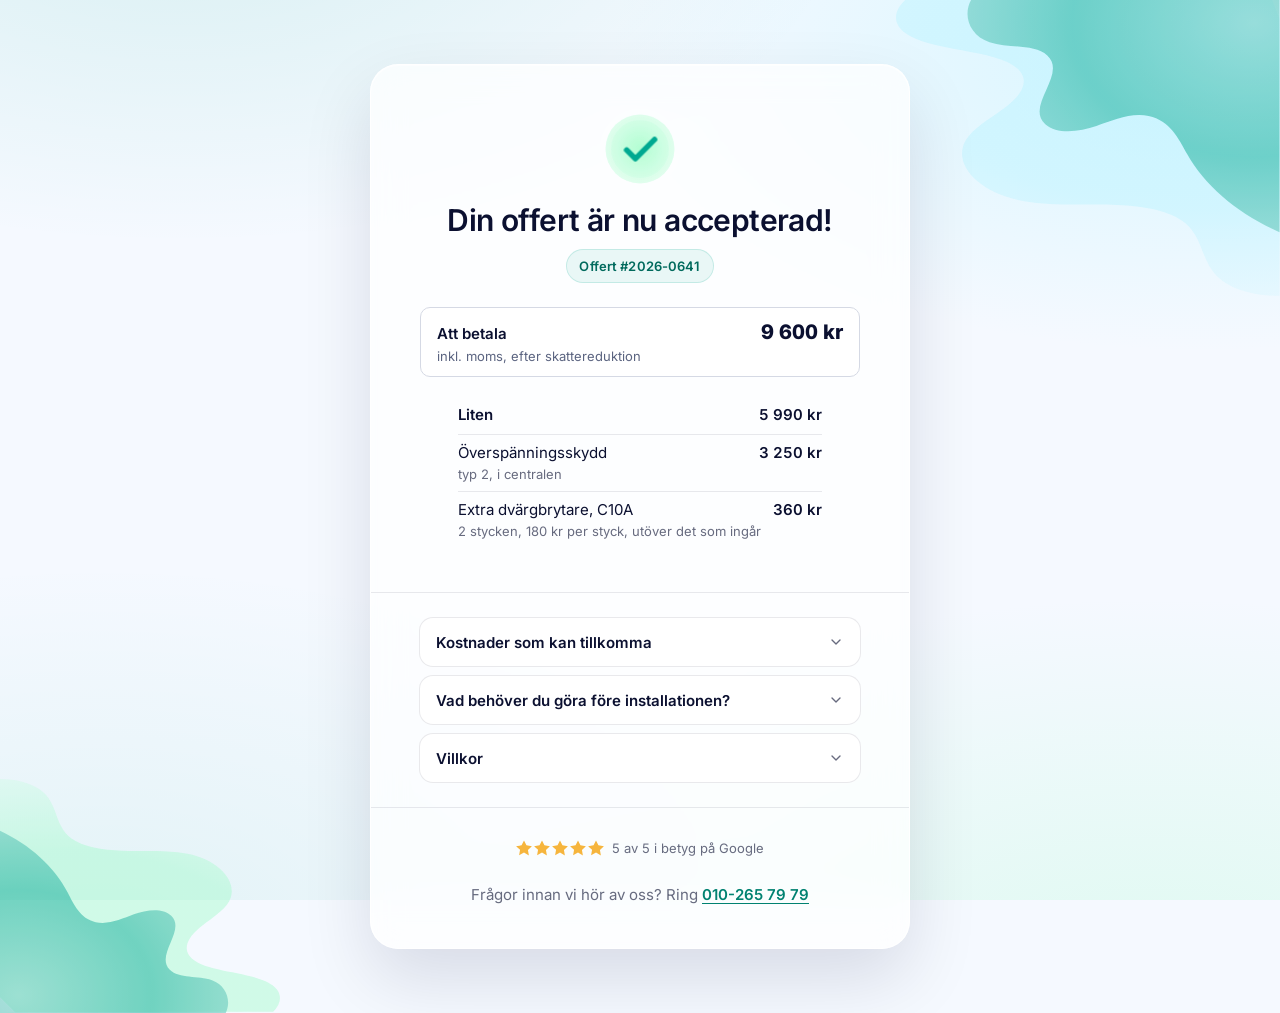
<file: fall/elcentral.html>
<!DOCTYPE html>
<html lang="sv"><head>
  <meta charset="UTF-8">
  <meta name="viewport" content="width=device-width, initial-scale=1.0">
  <title>Offert accepterad, Ampy</title>
  <meta name="robots" content="noindex, nofollow">
  <meta name="referrer" content="no-referrer">
  <link rel="preload" href="../fonts/Inter-latin.woff2" as="font" type="font/woff2" crossorigin="">
  <link rel="stylesheet" href="styles.css">
  <style>html,body{margin:0;padding:0;}</style>
</head>
<body>
<div class="oa" style="--oa-kort: 882.0px;">
  <svg class="oa__aurora oa__aurora--top" xmlns="http://www.w3.org/2000/svg" width="399" height="308" viewBox="0 0 399 308" fill="none" aria-hidden="true"><path opacity="0.55" d="M398.501 19.1624V307.416C377.203 307.609 355.83 302.624 342.317 293.968C312.351 274.723 324.249 243.073 290.832 225.49C271.296 215.211 241.478 212.776 213.863 212.505C186.248 212.274 157.751 213.588 131.605 208.757C82.3243 199.637 54.8562 166.596 75.5674 141.361C85.1886 129.652 102.742 120.339 116.035 109.712C129.329 99.0458 138.436 85.3657 128.668 73.6951C108.838 50.0062 34.0715 54.798 7.77845 32.9254C-4.04606 23.1097 -1.54896 10.2412 9.61455 0.0390625H391.001L398.501 19.1624Z" fill="url(#at_p0t)"></path><path opacity="0.6" d="M398.499 0V241.34C355.859 222.68 321.444 193.856 302.503 160.131C293.654 144.379 284.851 125.261 262.485 120.588C244.078 116.765 225.536 124.967 208.24 130.948C190.9 136.928 167.201 139.967 155.151 129.052C133.764 109.64 178.361 77.2222 157.196 57.6797C143.857 45.3595 116.646 50.4248 97.2152 43.8562C76.1396 36.6993 69.2478 15.8497 77.9626 0H398.499Z" fill="url(#at_p1t)"></path><defs><radialGradient id="at_p0t" cx="0" cy="0" r="1" gradientUnits="userSpaceOnUse" gradientTransform="translate(322.819 40.5771) scale(663.35 349.037)"><stop offset="0.5" stop-color="#b6f2ff"></stop><stop offset="1" stop-color="#f5f9ff"></stop></radialGradient><radialGradient id="at_p1t" cx="0" cy="0" r="1" gradientUnits="userSpaceOnUse" gradientTransform="translate(372.244 23.8562) scale(378.832 278.434)"><stop stop-color="#5cc5b6"></stop><stop offset="0.5" stop-color="#00a991"></stop><stop offset="0.87" stop-color="#5cc5b6"></stop></radialGradient></defs></svg>
  <svg class="oa__aurora oa__aurora--bottom" xmlns="http://www.w3.org/2000/svg" width="270" height="226" viewBox="0 0 270 226" fill="none" aria-hidden="true"><path opacity="0.55" d="M1.26485e-06 210.532L1.96698e-05 0.00397235C14.4308 -0.137147 28.9113 3.50376 38.0674 9.82597C58.37 23.8816 50.3087 46.9971 72.95 59.8391C86.1865 67.3467 106.39 69.1248 125.1 69.3224C143.81 69.4917 163.117 68.5321 180.832 72.0602C214.222 78.7211 232.833 102.853 218.8 121.283C212.281 129.835 200.389 136.637 191.382 144.399C182.375 152.188 176.205 162.18 182.823 170.703C196.258 188.005 246.915 184.505 264.73 200.48C272.741 207.649 271.05 217.047 263.486 224.499L14.5 225L1.26485e-06 210.532Z" fill="url(#at_p0b)"></path><path opacity="0.6" d="M3.05544e-05 225.579L3.06452e-05 50C28.9339 63.6081 52.2862 84.628 65.139 109.223C71.143 120.71 77.1168 134.652 92.2928 138.06C104.784 140.848 117.365 134.866 129.101 130.505C140.868 126.144 156.949 123.927 165.125 131.887C179.638 146.043 149.376 169.685 163.737 183.936C172.789 192.921 191.253 189.227 204.438 194.017C218.739 199.237 223.416 214.441 217.502 226L3.05544e-05 225.579Z" fill="url(#at_p1b)"></path><defs><radialGradient id="at_p0b" cx="0" cy="0" r="1" gradientUnits="userSpaceOnUse" gradientTransform="translate(51.2778 194.892) rotate(-180) scale(449.445 254.921)"><stop offset="0.5" stop-color="#a0fbc9"></stop><stop offset="1" stop-color="#f5f9ff"></stop></radialGradient><radialGradient id="at_p1b" cx="0" cy="0" r="1" gradientUnits="userSpaceOnUse" gradientTransform="translate(17.8152 208.603) rotate(-180) scale(257.059 203.052)"><stop stop-color="#5cc5b6"></stop><stop offset="0.5" stop-color="#00a991"></stop><stop offset="0.87" stop-color="#5cc5b6"></stop></radialGradient></defs></svg>
  <main class="oa__card">
    <section class="oa__section oa__head">
      <div class="oa__check" aria-hidden="true">
        <span class="oa__halo"></span>
        <svg class="oa__check-svg" width="100" height="100" viewBox="0 0 174 174" fill="none" xmlns="http://www.w3.org/2000/svg">
          <rect class="oa__disc" x="12" y="12" width="150" height="150" rx="75" fill="#55FF9A" fill-opacity="0.2" stroke="#ffffff" stroke-opacity="0.18" stroke-width="24"></rect>
          <path class="oa__tick" d="M118.582 66.3379L76.862 108.207L57.8984 89.1754" stroke="#00A991" stroke-width="12" stroke-linecap="round" stroke-linejoin="round"></path>
        </svg>
      </div>
      <h1 class="oa__title" id="oaTitel">Din offert är nu accepterad!</h1>
      <span class="oa__ref" id="oaRef"><span id="oaRefEtikett">Offert</span> #<span id="oaRefNr" data-oa="offert.referens">2026-0641</span></span>
      <p class="oa__kvitto" id="oaKvitto">
        <span class="oa__kvitto-rad"><span id="oaPaket">Att betala</span><b class="kr" id="oaTotal">9&nbsp;600&nbsp;kr</b></span>
        <span class="oa__kvitto-not" id="oaKvittoNot">inkl. moms, efter skattereduktion</span>
      </p>
      <ul class="oa__rader" id="oaRader"><li class="oa__rad oa__rad--huvud"><span class="oa__rad-text">Liten</span><span class="oa__rad-pris kr">5&nbsp;990&nbsp;kr</span></li><li class="oa__rad"><span class="oa__rad-text">Överspänningsskydd<small>typ 2, i centralen</small></span><span class="oa__rad-pris kr">3&nbsp;250&nbsp;kr</span></li><li class="oa__rad"><span class="oa__rad-text">Extra dvärgbrytare, C10A<small>2 stycken, 180&nbsp;kr per styck, utöver det som ingår</small></span><span class="oa__rad-pris kr">360&nbsp;kr</span></li></ul>
      <h3 class="oa__ingar-rubrik" id="oaIngarRubrik" hidden="">Allt som ingår</h3>
      <ul class="oa__ingar" id="oaIngar" hidden=""></ul>
      <p class="oa__accept" id="oaAccept" hidden="">Accepterad <span id="oaAcceptDatum"></span></p>
    </section>
    <section class="oa__section oa__folds" id="oaFolds">
      <details class="oa__fold" id="oaKostnader">
        <summary>Kostnader som kan tillkomma<svg class="oa__fold-pil" viewBox="0 0 24 24" aria-hidden="true"><path d="m6 9 6 6 6-6"></path></svg></summary>
        <div class="oa__fold-kropp" id="oaKostnaderKropp"><p class="oa__fold-intro">Behövs mer än standardinstallationen tillkommer följande kostnader. Allt arbete och material bekräftas och godkänns av dig innan arbetet utförs.</p><ul class="oa__fold-lista"><li class="oa__fold-villkor"><b>Felsökning av jordfel.</b> <span>Vid installation av jordfelsbrytare kan befintliga fel i elanläggningen upptäckas. Felsökning och åtgärd av sådana fel ingår inte i offerten och debiteras separat.</span></li><li class="oa__fold-villkor"><b>Skadat eller för kort befintligt kablage.</b> <span>Byte, förlängning eller annan anpassning av kablage som inte kan återanvändas ingår inte i offerten och faktureras separat efter överenskommelse.</span></li><li class="oa__fold-villkor"><b>Seriekopplad inkommande matning.</b> <span>I vissa radhus och lägenheter kan inkommande matning vara seriekopplad mellan bostäder. Detta är ovanligt, men kan förekomma. Om det upptäcks behöver fastighetsägare eller bostadsrättsförening samordna avstängning i berörda bostäder. Arbetet bokas då om. Avgift för bomkörning och ombokning kan tillkomma enligt våra köpvillkor.</span></li></ul></div>
      </details>
      <details class="oa__fold" id="oaForbered">
        <summary>Vad behöver du göra före installationen?<svg class="oa__fold-pil" viewBox="0 0 24 24" aria-hidden="true"><path d="m6 9 6 6 6-6"></path></svg></summary>
        <div class="oa__fold-kropp" id="oaForberedKropp"><ul class="oa__fold-lista oa__fold-lista--punkt"><li><span>Se till att området vid elcentralen samt eventuell kabelväg är undanplockat och lätt åtkomligt.</span></li><li><span>I vissa lägenheter kan elmatningen vara seriekopplad, vilket innebär att flera bostäder kan påverkas av en avstängning. Om detta gäller din bostad behöver fastighetsägare, hyresvärd eller bostadsrättsförening avisera berörda grannar före arbetet. Vi kan inte alltid kontrollera detta i förväg. Är du osäker rekommenderar vi att du kontaktar din bostadsrättsförening, hyresvärd eller fastighetsskötare före installationsdagen.</span></li></ul></div>
      </details>
      <details class="oa__fold" id="oaVillkor">
        <summary>Villkor<svg class="oa__fold-pil" viewBox="0 0 24 24" aria-hidden="true"><path d="m6 9 6 6 6-6"></path></svg></summary>
        <div class="oa__fold-kropp" id="oaVillkorKropp"><p class="oa__villkor-rad"><a href="https://ampy.se/kopvillkor" target="_blank" rel="noopener">Läs våra köpvillkor</a></p></div>
      </details>
    </section>
    <section class="oa__section">
      <div class="oa__trust">
        <span class="oa__trust-item">
          <span class="oa__stars" aria-hidden="true">
            <svg viewBox="0 0 24 24" aria-hidden="true"><path d="M12 .587l3.668 7.431 8.2 1.192-5.934 5.784 1.401 8.166L12 18.896l-7.335 3.864 1.401-8.166L.132 9.21l8.2-1.192z"></path></svg>
            <svg viewBox="0 0 24 24" aria-hidden="true"><path d="M12 .587l3.668 7.431 8.2 1.192-5.934 5.784 1.401 8.166L12 18.896l-7.335 3.864 1.401-8.166L.132 9.21l8.2-1.192z"></path></svg>
            <svg viewBox="0 0 24 24" aria-hidden="true"><path d="M12 .587l3.668 7.431 8.2 1.192-5.934 5.784 1.401 8.166L12 18.896l-7.335 3.864 1.401-8.166L.132 9.21l8.2-1.192z"></path></svg>
            <svg viewBox="0 0 24 24" aria-hidden="true"><path d="M12 .587l3.668 7.431 8.2 1.192-5.934 5.784 1.401 8.166L12 18.896l-7.335 3.864 1.401-8.166L.132 9.21l8.2-1.192z"></path></svg>
            <svg viewBox="0 0 24 24" aria-hidden="true"><path d="M12 .587l3.668 7.431 8.2 1.192-5.934 5.784 1.401 8.166L12 18.896l-7.335 3.864 1.401-8.166L.132 9.21l8.2-1.192z"></path></svg>
          </span>
          5 av 5 i betyg på Google
        </span>
      </div>
      <p class="oa__contact">Frågor innan vi hör av oss? Ring <a href="tel:+46102657979">010-265 79 79</a></p>
    </section>
  </main>
</div>
</body></html>
</file>
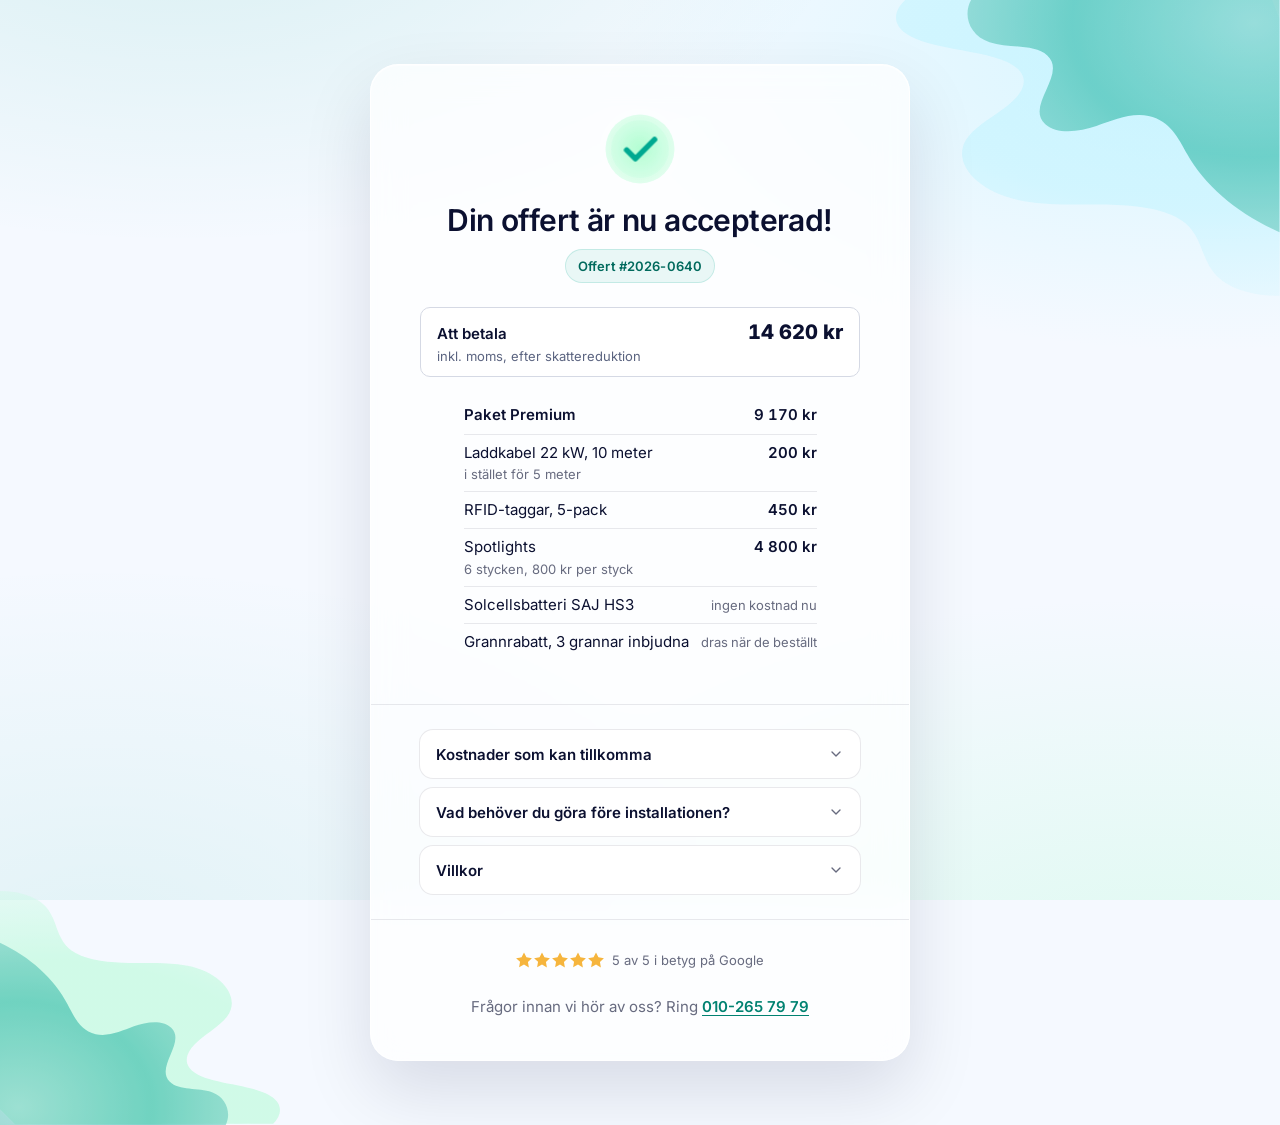
<file: fall/laddbox.html>
<!DOCTYPE html>
<html lang="sv"><head>
  <meta charset="UTF-8">
  <meta name="viewport" content="width=device-width, initial-scale=1.0">
  <title>Offert accepterad, Ampy</title>
  <meta name="robots" content="noindex, nofollow">
  <meta name="referrer" content="no-referrer">
  <link rel="preload" href="../fonts/Inter-latin.woff2" as="font" type="font/woff2" crossorigin="">
  <link rel="stylesheet" href="styles.css">
  <style>html,body{margin:0;padding:0;}</style>
</head>
<body>
<div class="oa" style="--oa-kort: 993.8px;">
  <svg class="oa__aurora oa__aurora--top" xmlns="http://www.w3.org/2000/svg" width="399" height="308" viewBox="0 0 399 308" fill="none" aria-hidden="true"><path opacity="0.55" d="M398.501 19.1624V307.416C377.203 307.609 355.83 302.624 342.317 293.968C312.351 274.723 324.249 243.073 290.832 225.49C271.296 215.211 241.478 212.776 213.863 212.505C186.248 212.274 157.751 213.588 131.605 208.757C82.3243 199.637 54.8562 166.596 75.5674 141.361C85.1886 129.652 102.742 120.339 116.035 109.712C129.329 99.0458 138.436 85.3657 128.668 73.6951C108.838 50.0062 34.0715 54.798 7.77845 32.9254C-4.04606 23.1097 -1.54896 10.2412 9.61455 0.0390625H391.001L398.501 19.1624Z" fill="url(#at_p0t)"></path><path opacity="0.6" d="M398.499 0V241.34C355.859 222.68 321.444 193.856 302.503 160.131C293.654 144.379 284.851 125.261 262.485 120.588C244.078 116.765 225.536 124.967 208.24 130.948C190.9 136.928 167.201 139.967 155.151 129.052C133.764 109.64 178.361 77.2222 157.196 57.6797C143.857 45.3595 116.646 50.4248 97.2152 43.8562C76.1396 36.6993 69.2478 15.8497 77.9626 0H398.499Z" fill="url(#at_p1t)"></path><defs><radialGradient id="at_p0t" cx="0" cy="0" r="1" gradientUnits="userSpaceOnUse" gradientTransform="translate(322.819 40.5771) scale(663.35 349.037)"><stop offset="0.5" stop-color="#b6f2ff"></stop><stop offset="1" stop-color="#f5f9ff"></stop></radialGradient><radialGradient id="at_p1t" cx="0" cy="0" r="1" gradientUnits="userSpaceOnUse" gradientTransform="translate(372.244 23.8562) scale(378.832 278.434)"><stop stop-color="#5cc5b6"></stop><stop offset="0.5" stop-color="#00a991"></stop><stop offset="0.87" stop-color="#5cc5b6"></stop></radialGradient></defs></svg>
  <svg class="oa__aurora oa__aurora--bottom" xmlns="http://www.w3.org/2000/svg" width="270" height="226" viewBox="0 0 270 226" fill="none" aria-hidden="true"><path opacity="0.55" d="M1.26485e-06 210.532L1.96698e-05 0.00397235C14.4308 -0.137147 28.9113 3.50376 38.0674 9.82597C58.37 23.8816 50.3087 46.9971 72.95 59.8391C86.1865 67.3467 106.39 69.1248 125.1 69.3224C143.81 69.4917 163.117 68.5321 180.832 72.0602C214.222 78.7211 232.833 102.853 218.8 121.283C212.281 129.835 200.389 136.637 191.382 144.399C182.375 152.188 176.205 162.18 182.823 170.703C196.258 188.005 246.915 184.505 264.73 200.48C272.741 207.649 271.05 217.047 263.486 224.499L14.5 225L1.26485e-06 210.532Z" fill="url(#at_p0b)"></path><path opacity="0.6" d="M3.05544e-05 225.579L3.06452e-05 50C28.9339 63.6081 52.2862 84.628 65.139 109.223C71.143 120.71 77.1168 134.652 92.2928 138.06C104.784 140.848 117.365 134.866 129.101 130.505C140.868 126.144 156.949 123.927 165.125 131.887C179.638 146.043 149.376 169.685 163.737 183.936C172.789 192.921 191.253 189.227 204.438 194.017C218.739 199.237 223.416 214.441 217.502 226L3.05544e-05 225.579Z" fill="url(#at_p1b)"></path><defs><radialGradient id="at_p0b" cx="0" cy="0" r="1" gradientUnits="userSpaceOnUse" gradientTransform="translate(51.2778 194.892) rotate(-180) scale(449.445 254.921)"><stop offset="0.5" stop-color="#a0fbc9"></stop><stop offset="1" stop-color="#f5f9ff"></stop></radialGradient><radialGradient id="at_p1b" cx="0" cy="0" r="1" gradientUnits="userSpaceOnUse" gradientTransform="translate(17.8152 208.603) rotate(-180) scale(257.059 203.052)"><stop stop-color="#5cc5b6"></stop><stop offset="0.5" stop-color="#00a991"></stop><stop offset="0.87" stop-color="#5cc5b6"></stop></radialGradient></defs></svg>
  <main class="oa__card">
    <section class="oa__section oa__head">
      <div class="oa__check" aria-hidden="true">
        <span class="oa__halo"></span>
        <svg class="oa__check-svg" width="100" height="100" viewBox="0 0 174 174" fill="none" xmlns="http://www.w3.org/2000/svg">
          <rect class="oa__disc" x="12" y="12" width="150" height="150" rx="75" fill="#55FF9A" fill-opacity="0.2" stroke="#ffffff" stroke-opacity="0.18" stroke-width="24"></rect>
          <path class="oa__tick" d="M118.582 66.3379L76.862 108.207L57.8984 89.1754" stroke="#00A991" stroke-width="12" stroke-linecap="round" stroke-linejoin="round"></path>
        </svg>
      </div>
      <h1 class="oa__title" id="oaTitel">Din offert är nu accepterad!</h1>
      <span class="oa__ref" id="oaRef"><span id="oaRefEtikett">Offert</span> #<span id="oaRefNr" data-oa="offert.referens">2026-0640</span></span>
      <p class="oa__kvitto" id="oaKvitto">
        <span class="oa__kvitto-rad"><span id="oaPaket">Att betala</span><b class="kr" id="oaTotal">14&nbsp;620&nbsp;kr</b></span>
        <span class="oa__kvitto-not" id="oaKvittoNot">inkl. moms, efter skattereduktion</span>
      </p>
      <ul class="oa__rader" id="oaRader"><li class="oa__rad oa__rad--huvud"><span class="oa__rad-text">Paket Premium</span><span class="oa__rad-pris kr">9&nbsp;170&nbsp;kr</span></li><li class="oa__rad"><span class="oa__rad-text">Laddkabel 22 kW, 10 meter<small>i stället för 5 meter</small></span><span class="oa__rad-pris kr">200&nbsp;kr</span></li><li class="oa__rad"><span class="oa__rad-text">RFID-taggar, 5-pack</span><span class="oa__rad-pris kr">450&nbsp;kr</span></li><li class="oa__rad"><span class="oa__rad-text">Spotlights<small>6 stycken, 800&nbsp;kr per styck</small></span><span class="oa__rad-pris kr">4&nbsp;800&nbsp;kr</span></li><li class="oa__rad"><span class="oa__rad-text">Solcellsbatteri SAJ HS3</span><span class="oa__rad-pris oa__rad-pris--ord">ingen kostnad nu</span></li><li class="oa__rad"><span class="oa__rad-text">Grannrabatt, 3 grannar inbjudna</span><span class="oa__rad-pris oa__rad-pris--ord">dras när de beställt</span></li></ul>
      <h3 class="oa__ingar-rubrik" id="oaIngarRubrik" hidden="">Allt som ingår</h3>
      <ul class="oa__ingar" id="oaIngar" hidden=""></ul>
      <p class="oa__accept" id="oaAccept" hidden="">Accepterad <span id="oaAcceptDatum"></span></p>
    </section>
    <section class="oa__section oa__folds" id="oaFolds">
      <details class="oa__fold" id="oaKostnader">
        <summary>Kostnader som kan tillkomma<svg class="oa__fold-pil" viewBox="0 0 24 24" aria-hidden="true"><path d="m6 9 6 6 6-6"></path></svg></summary>
        <div class="oa__fold-kropp" id="oaKostnaderKropp"><p class="oa__fold-intro">Behövs mer än standardinstallationen kostar det exakt så här. Allt bekräftas och godkänns av dig innan arbetet utförs.</p><ul class="oa__fold-lista"><li><b>Extra installationskabel, 22 kW</b><span>245&nbsp;kr per meter</span></li><li><b>Extra installationskabel, 11 kW</b><span>198&nbsp;kr per meter</span></li><li><b>Håltagning utöver två</b><span>180&nbsp;kr</span></li><li><b>Utbyggnad av elcentral</b><span>1&nbsp;200&nbsp;kr</span></li><li><b>Markrör</b><span>65&nbsp;kr per meter</span></li><li><b>Kabelskydd inklusive klammer</b><span>215&nbsp;kr per styck</span></li><li><b>Löpande arbete</b><span>850&nbsp;kr per påbörjad timme</span></li></ul><p class="oa__fold-fot">Priserna är inklusive moms. Avdraget räknas som i offerten: grön teknik på laddpunkten, ROT på elcentralen.</p></div>
      </details>
      <details class="oa__fold" id="oaForbered">
        <summary>Vad behöver du göra före installationen?<svg class="oa__fold-pil" viewBox="0 0 24 24" aria-hidden="true"><path d="m6 9 6 6 6-6"></path></svg></summary>
        <div class="oa__fold-kropp" id="oaForberedKropp"><ul class="oa__fold-lista oa__fold-lista--punkt"><li><span>Om du har valt lastbalansering som ansluts via elmätarens HAN-port behöver du kontakta din nätägare och begära att kommunikationsporten aktiveras. Detta ska vara klart minst 48 timmar före installationen.</span></li><li><span>Om lastbalansering ska installeras behöver ett stabilt WiFi-nätverk på 2,4 GHz finnas tillgängligt vid elmätaren.</span></li><li><span>Om kabel ska dras mellan byggnader behöver eventuell grävning och förberedelse av kabelväg vara klar före installationen. Vi kan tillhandahålla markrör vid behov, men utför inte grävning. Är du osäker är du välkommen att kontakta oss före installationsdagen.</span></li><li><span>I vissa fall skickas material direkt till dig. Om du har fått information om detta ansvarar du för att paketet hämtas ut före installationen.</span></li><li><span>Se till att installationsplatsen och eventuell kabelväg är undanplockade och lätt åtkomliga.</span></li></ul></div>
      </details>
      <details class="oa__fold" id="oaVillkor">
        <summary>Villkor<svg class="oa__fold-pil" viewBox="0 0 24 24" aria-hidden="true"><path d="m6 9 6 6 6-6"></path></svg></summary>
        <div class="oa__fold-kropp" id="oaVillkorKropp"><p class="oa__villkor-rad"><a href="https://ampy.se/kopvillkor" target="_blank" rel="noopener">Läs våra köpvillkor</a></p></div>
      </details>
    </section>
    <section class="oa__section">
      <div class="oa__trust">
        <span class="oa__trust-item">
          <span class="oa__stars" aria-hidden="true">
            <svg viewBox="0 0 24 24" aria-hidden="true"><path d="M12 .587l3.668 7.431 8.2 1.192-5.934 5.784 1.401 8.166L12 18.896l-7.335 3.864 1.401-8.166L.132 9.21l8.2-1.192z"></path></svg>
            <svg viewBox="0 0 24 24" aria-hidden="true"><path d="M12 .587l3.668 7.431 8.2 1.192-5.934 5.784 1.401 8.166L12 18.896l-7.335 3.864 1.401-8.166L.132 9.21l8.2-1.192z"></path></svg>
            <svg viewBox="0 0 24 24" aria-hidden="true"><path d="M12 .587l3.668 7.431 8.2 1.192-5.934 5.784 1.401 8.166L12 18.896l-7.335 3.864 1.401-8.166L.132 9.21l8.2-1.192z"></path></svg>
            <svg viewBox="0 0 24 24" aria-hidden="true"><path d="M12 .587l3.668 7.431 8.2 1.192-5.934 5.784 1.401 8.166L12 18.896l-7.335 3.864 1.401-8.166L.132 9.21l8.2-1.192z"></path></svg>
            <svg viewBox="0 0 24 24" aria-hidden="true"><path d="M12 .587l3.668 7.431 8.2 1.192-5.934 5.784 1.401 8.166L12 18.896l-7.335 3.864 1.401-8.166L.132 9.21l8.2-1.192z"></path></svg>
          </span>
          5 av 5 i betyg på Google
        </span>
      </div>
      <p class="oa__contact">Frågor innan vi hör av oss? Ring <a href="tel:+46102657979">010-265 79 79</a></p>
    </section>
  </main>
</div>
</body></html>
</file>
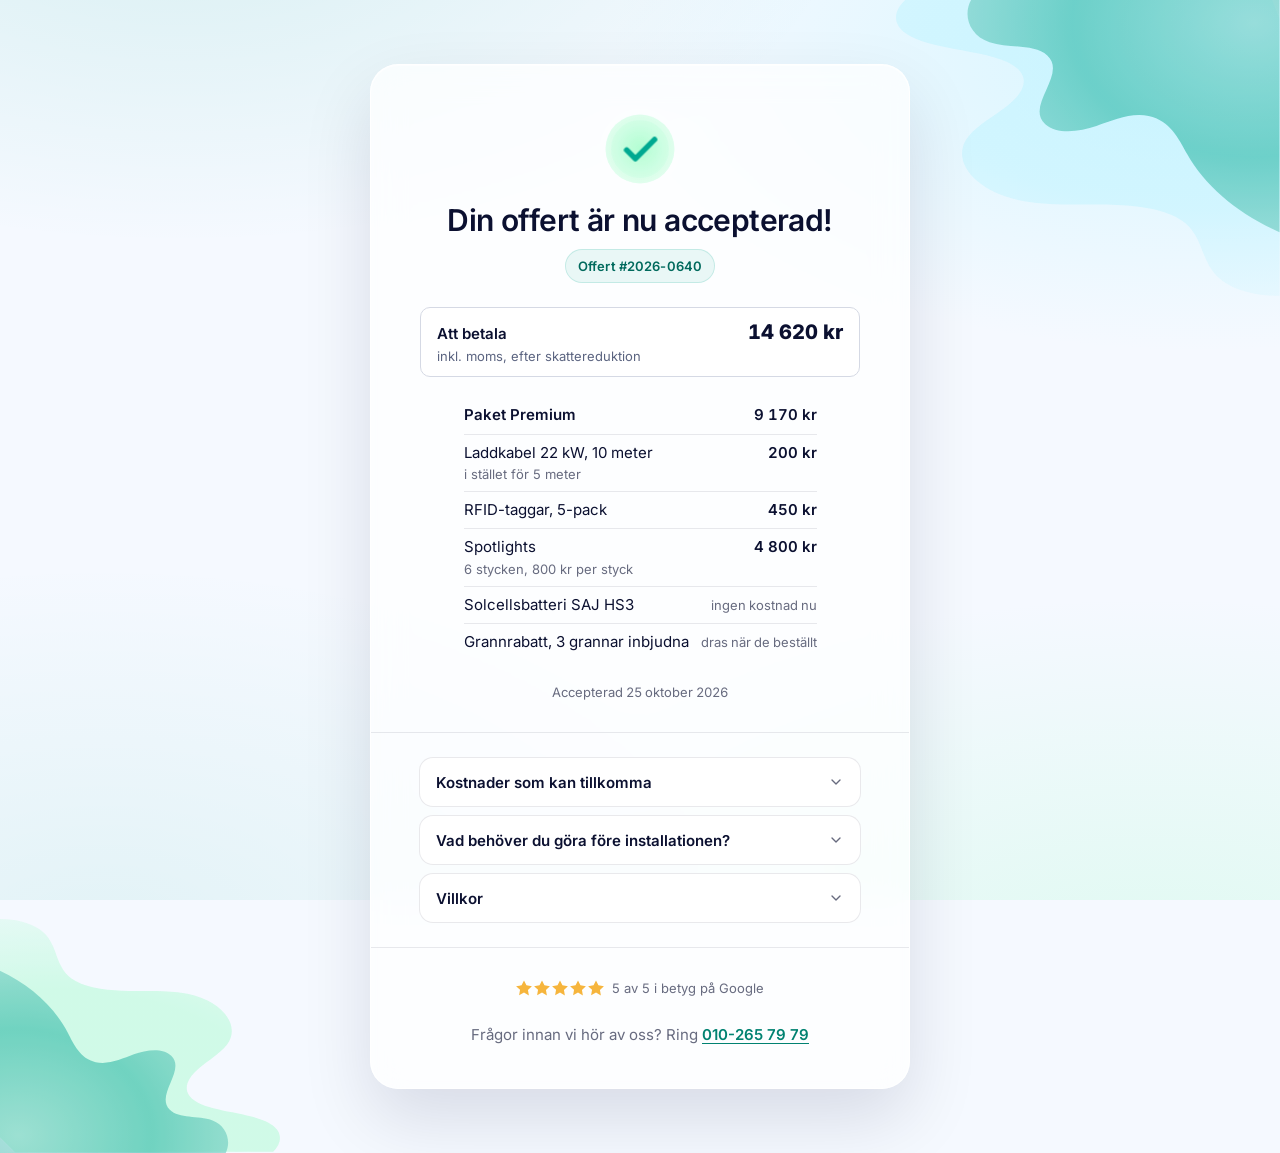
<file: fall/prov-acceptdatum.html>
<!DOCTYPE html>
<html lang="sv"><head>
  <meta charset="UTF-8">
  <meta name="viewport" content="width=device-width, initial-scale=1.0">
  <title>Offert accepterad, Ampy</title>
  <meta name="robots" content="noindex, nofollow">
  <meta name="referrer" content="no-referrer">
  <link rel="preload" href="../fonts/Inter-latin.woff2" as="font" type="font/woff2" crossorigin="">
  <link rel="stylesheet" href="styles.css">
  <style>html,body{margin:0;padding:0;}</style>
</head>
<body>
<div class="oa" style="--oa-kort: 1021.8px;">
  <svg class="oa__aurora oa__aurora--top" xmlns="http://www.w3.org/2000/svg" width="399" height="308" viewBox="0 0 399 308" fill="none" aria-hidden="true"><path opacity="0.55" d="M398.501 19.1624V307.416C377.203 307.609 355.83 302.624 342.317 293.968C312.351 274.723 324.249 243.073 290.832 225.49C271.296 215.211 241.478 212.776 213.863 212.505C186.248 212.274 157.751 213.588 131.605 208.757C82.3243 199.637 54.8562 166.596 75.5674 141.361C85.1886 129.652 102.742 120.339 116.035 109.712C129.329 99.0458 138.436 85.3657 128.668 73.6951C108.838 50.0062 34.0715 54.798 7.77845 32.9254C-4.04606 23.1097 -1.54896 10.2412 9.61455 0.0390625H391.001L398.501 19.1624Z" fill="url(#at_p0t)"></path><path opacity="0.6" d="M398.499 0V241.34C355.859 222.68 321.444 193.856 302.503 160.131C293.654 144.379 284.851 125.261 262.485 120.588C244.078 116.765 225.536 124.967 208.24 130.948C190.9 136.928 167.201 139.967 155.151 129.052C133.764 109.64 178.361 77.2222 157.196 57.6797C143.857 45.3595 116.646 50.4248 97.2152 43.8562C76.1396 36.6993 69.2478 15.8497 77.9626 0H398.499Z" fill="url(#at_p1t)"></path><defs><radialGradient id="at_p0t" cx="0" cy="0" r="1" gradientUnits="userSpaceOnUse" gradientTransform="translate(322.819 40.5771) scale(663.35 349.037)"><stop offset="0.5" stop-color="#b6f2ff"></stop><stop offset="1" stop-color="#f5f9ff"></stop></radialGradient><radialGradient id="at_p1t" cx="0" cy="0" r="1" gradientUnits="userSpaceOnUse" gradientTransform="translate(372.244 23.8562) scale(378.832 278.434)"><stop stop-color="#5cc5b6"></stop><stop offset="0.5" stop-color="#00a991"></stop><stop offset="0.87" stop-color="#5cc5b6"></stop></radialGradient></defs></svg>
  <svg class="oa__aurora oa__aurora--bottom" xmlns="http://www.w3.org/2000/svg" width="270" height="226" viewBox="0 0 270 226" fill="none" aria-hidden="true"><path opacity="0.55" d="M1.26485e-06 210.532L1.96698e-05 0.00397235C14.4308 -0.137147 28.9113 3.50376 38.0674 9.82597C58.37 23.8816 50.3087 46.9971 72.95 59.8391C86.1865 67.3467 106.39 69.1248 125.1 69.3224C143.81 69.4917 163.117 68.5321 180.832 72.0602C214.222 78.7211 232.833 102.853 218.8 121.283C212.281 129.835 200.389 136.637 191.382 144.399C182.375 152.188 176.205 162.18 182.823 170.703C196.258 188.005 246.915 184.505 264.73 200.48C272.741 207.649 271.05 217.047 263.486 224.499L14.5 225L1.26485e-06 210.532Z" fill="url(#at_p0b)"></path><path opacity="0.6" d="M3.05544e-05 225.579L3.06452e-05 50C28.9339 63.6081 52.2862 84.628 65.139 109.223C71.143 120.71 77.1168 134.652 92.2928 138.06C104.784 140.848 117.365 134.866 129.101 130.505C140.868 126.144 156.949 123.927 165.125 131.887C179.638 146.043 149.376 169.685 163.737 183.936C172.789 192.921 191.253 189.227 204.438 194.017C218.739 199.237 223.416 214.441 217.502 226L3.05544e-05 225.579Z" fill="url(#at_p1b)"></path><defs><radialGradient id="at_p0b" cx="0" cy="0" r="1" gradientUnits="userSpaceOnUse" gradientTransform="translate(51.2778 194.892) rotate(-180) scale(449.445 254.921)"><stop offset="0.5" stop-color="#a0fbc9"></stop><stop offset="1" stop-color="#f5f9ff"></stop></radialGradient><radialGradient id="at_p1b" cx="0" cy="0" r="1" gradientUnits="userSpaceOnUse" gradientTransform="translate(17.8152 208.603) rotate(-180) scale(257.059 203.052)"><stop stop-color="#5cc5b6"></stop><stop offset="0.5" stop-color="#00a991"></stop><stop offset="0.87" stop-color="#5cc5b6"></stop></radialGradient></defs></svg>
  <main class="oa__card">
    <section class="oa__section oa__head">
      <div class="oa__check" aria-hidden="true">
        <span class="oa__halo"></span>
        <svg class="oa__check-svg" width="100" height="100" viewBox="0 0 174 174" fill="none" xmlns="http://www.w3.org/2000/svg">
          <rect class="oa__disc" x="12" y="12" width="150" height="150" rx="75" fill="#55FF9A" fill-opacity="0.2" stroke="#ffffff" stroke-opacity="0.18" stroke-width="24"></rect>
          <path class="oa__tick" d="M118.582 66.3379L76.862 108.207L57.8984 89.1754" stroke="#00A991" stroke-width="12" stroke-linecap="round" stroke-linejoin="round"></path>
        </svg>
      </div>
      <h1 class="oa__title" id="oaTitel">Din offert är nu accepterad!</h1>
      <span class="oa__ref" id="oaRef"><span id="oaRefEtikett">Offert</span> #<span id="oaRefNr" data-oa="offert.referens">2026-0640</span></span>
      <p class="oa__kvitto" id="oaKvitto">
        <span class="oa__kvitto-rad"><span id="oaPaket">Att betala</span><b class="kr" id="oaTotal">14&nbsp;620&nbsp;kr</b></span>
        <span class="oa__kvitto-not" id="oaKvittoNot">inkl. moms, efter skattereduktion</span>
      </p>
      <ul class="oa__rader" id="oaRader"><li class="oa__rad oa__rad--huvud"><span class="oa__rad-text">Paket Premium</span><span class="oa__rad-pris kr">9&nbsp;170&nbsp;kr</span></li><li class="oa__rad"><span class="oa__rad-text">Laddkabel 22 kW, 10 meter<small>i stället för 5 meter</small></span><span class="oa__rad-pris kr">200&nbsp;kr</span></li><li class="oa__rad"><span class="oa__rad-text">RFID-taggar, 5-pack</span><span class="oa__rad-pris kr">450&nbsp;kr</span></li><li class="oa__rad"><span class="oa__rad-text">Spotlights<small>6 stycken, 800&nbsp;kr per styck</small></span><span class="oa__rad-pris kr">4&nbsp;800&nbsp;kr</span></li><li class="oa__rad"><span class="oa__rad-text">Solcellsbatteri SAJ HS3</span><span class="oa__rad-pris oa__rad-pris--ord">ingen kostnad nu</span></li><li class="oa__rad"><span class="oa__rad-text">Grannrabatt, 3 grannar inbjudna</span><span class="oa__rad-pris oa__rad-pris--ord">dras när de beställt</span></li></ul>
      <h3 class="oa__ingar-rubrik" id="oaIngarRubrik" hidden="">Allt som ingår</h3>
      <ul class="oa__ingar" id="oaIngar" hidden=""></ul>
      <p class="oa__accept" id="oaAccept">Accepterad <span id="oaAcceptDatum">25 oktober 2026</span></p>
    </section>
    <section class="oa__section oa__folds" id="oaFolds">
      <details class="oa__fold" id="oaKostnader">
        <summary>Kostnader som kan tillkomma<svg class="oa__fold-pil" viewBox="0 0 24 24" aria-hidden="true"><path d="m6 9 6 6 6-6"></path></svg></summary>
        <div class="oa__fold-kropp" id="oaKostnaderKropp"><p class="oa__fold-intro">Behövs mer än standardinstallationen kostar det exakt så här. Allt bekräftas och godkänns av dig innan arbetet utförs.</p><ul class="oa__fold-lista"><li><b>Extra installationskabel, 22 kW</b><span>245&nbsp;kr per meter</span></li><li><b>Extra installationskabel, 11 kW</b><span>198&nbsp;kr per meter</span></li><li><b>Håltagning utöver två</b><span>180&nbsp;kr</span></li><li><b>Utbyggnad av elcentral</b><span>1&nbsp;200&nbsp;kr</span></li><li><b>Markrör</b><span>65&nbsp;kr per meter</span></li><li><b>Kabelskydd inklusive klammer</b><span>215&nbsp;kr per styck</span></li><li><b>Löpande arbete</b><span>850&nbsp;kr per påbörjad timme</span></li></ul><p class="oa__fold-fot">Priserna är inklusive moms. Avdraget räknas som i offerten: grön teknik på laddpunkten, ROT på elcentralen.</p></div>
      </details>
      <details class="oa__fold" id="oaForbered">
        <summary>Vad behöver du göra före installationen?<svg class="oa__fold-pil" viewBox="0 0 24 24" aria-hidden="true"><path d="m6 9 6 6 6-6"></path></svg></summary>
        <div class="oa__fold-kropp" id="oaForberedKropp"><ul class="oa__fold-lista oa__fold-lista--punkt"><li><span>Om du har valt lastbalansering som ansluts via elmätarens HAN-port behöver du kontakta din nätägare och begära att kommunikationsporten aktiveras. Detta ska vara klart minst 48 timmar före installationen.</span></li><li><span>Om lastbalansering ska installeras behöver ett stabilt WiFi-nätverk på 2,4 GHz finnas tillgängligt vid elmätaren.</span></li><li><span>Om kabel ska dras mellan byggnader behöver eventuell grävning och förberedelse av kabelväg vara klar före installationen. Vi kan tillhandahålla markrör vid behov, men utför inte grävning. Är du osäker är du välkommen att kontakta oss före installationsdagen.</span></li><li><span>I vissa fall skickas material direkt till dig. Om du har fått information om detta ansvarar du för att paketet hämtas ut före installationen.</span></li><li><span>Se till att installationsplatsen och eventuell kabelväg är undanplockade och lätt åtkomliga.</span></li></ul></div>
      </details>
      <details class="oa__fold" id="oaVillkor">
        <summary>Villkor<svg class="oa__fold-pil" viewBox="0 0 24 24" aria-hidden="true"><path d="m6 9 6 6 6-6"></path></svg></summary>
        <div class="oa__fold-kropp" id="oaVillkorKropp"><p class="oa__villkor-rad"><a href="https://ampy.se/kopvillkor" target="_blank" rel="noopener">Läs våra köpvillkor</a></p></div>
      </details>
    </section>
    <section class="oa__section">
      <div class="oa__trust">
        <span class="oa__trust-item">
          <span class="oa__stars" aria-hidden="true">
            <svg viewBox="0 0 24 24" aria-hidden="true"><path d="M12 .587l3.668 7.431 8.2 1.192-5.934 5.784 1.401 8.166L12 18.896l-7.335 3.864 1.401-8.166L.132 9.21l8.2-1.192z"></path></svg>
            <svg viewBox="0 0 24 24" aria-hidden="true"><path d="M12 .587l3.668 7.431 8.2 1.192-5.934 5.784 1.401 8.166L12 18.896l-7.335 3.864 1.401-8.166L.132 9.21l8.2-1.192z"></path></svg>
            <svg viewBox="0 0 24 24" aria-hidden="true"><path d="M12 .587l3.668 7.431 8.2 1.192-5.934 5.784 1.401 8.166L12 18.896l-7.335 3.864 1.401-8.166L.132 9.21l8.2-1.192z"></path></svg>
            <svg viewBox="0 0 24 24" aria-hidden="true"><path d="M12 .587l3.668 7.431 8.2 1.192-5.934 5.784 1.401 8.166L12 18.896l-7.335 3.864 1.401-8.166L.132 9.21l8.2-1.192z"></path></svg>
            <svg viewBox="0 0 24 24" aria-hidden="true"><path d="M12 .587l3.668 7.431 8.2 1.192-5.934 5.784 1.401 8.166L12 18.896l-7.335 3.864 1.401-8.166L.132 9.21l8.2-1.192z"></path></svg>
          </span>
          5 av 5 i betyg på Google
        </span>
      </div>
      <p class="oa__contact">Frågor innan vi hör av oss? Ring <a href="tel:+46102657979">010-265 79 79</a></p>
    </section>
  </main>
</div>
</body></html>
</file>
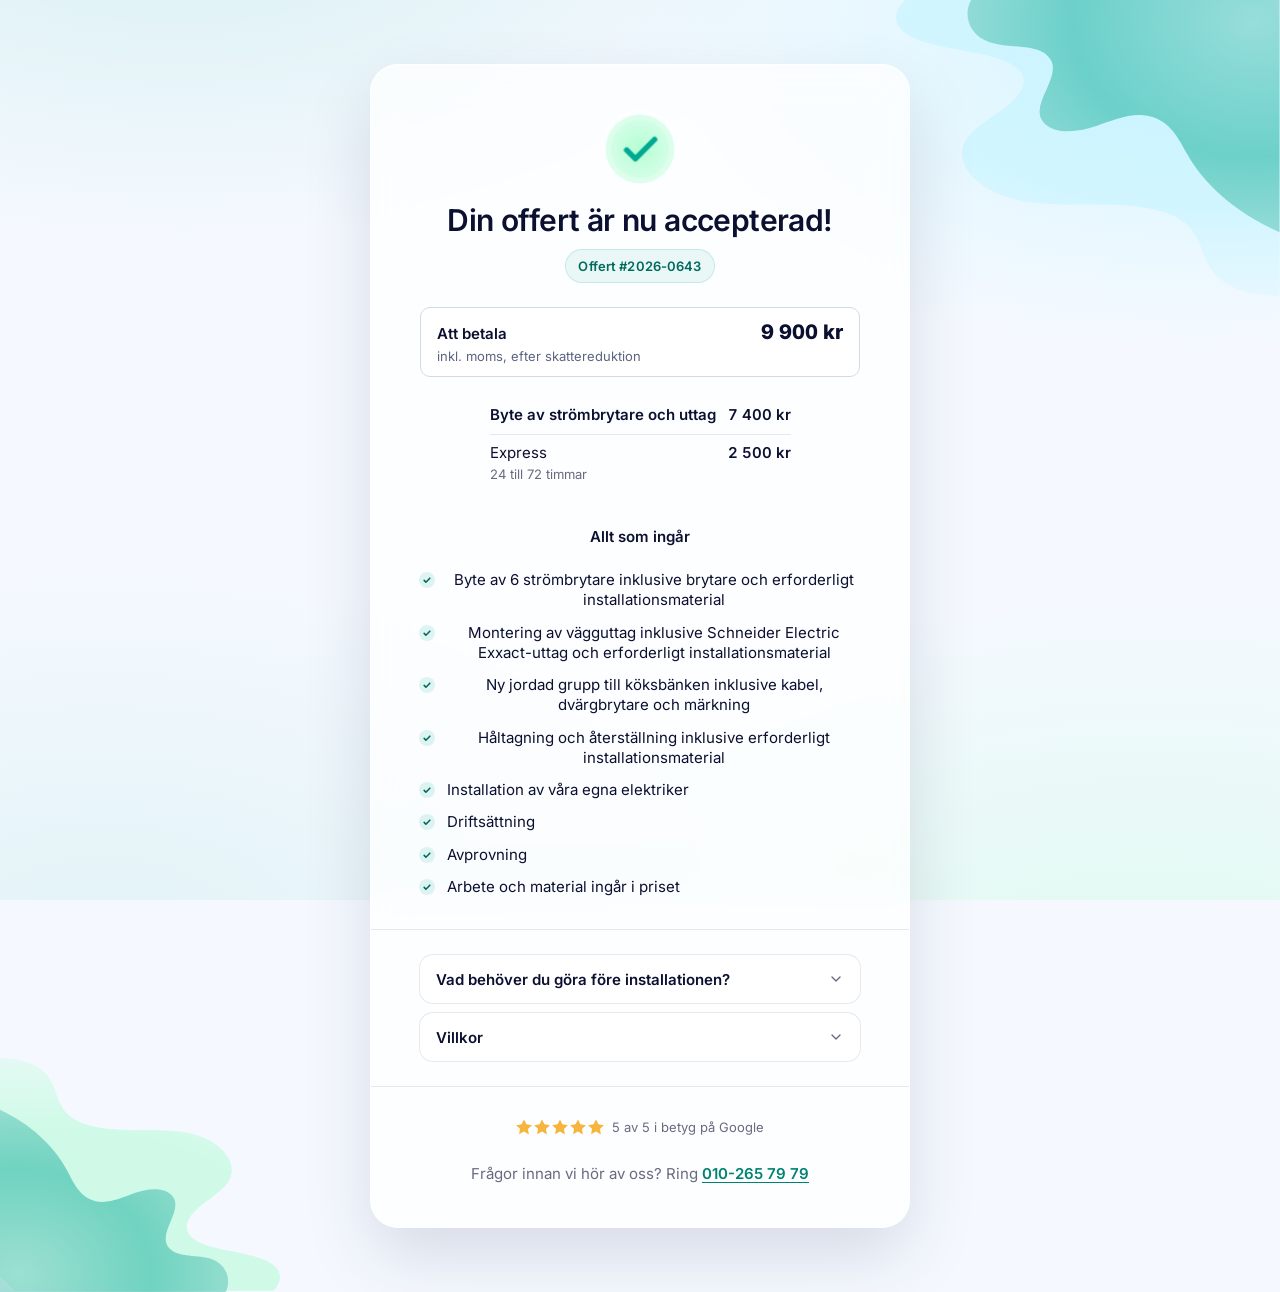
<file: fall/service.html>
<!DOCTYPE html>
<html lang="sv"><head>
  <meta charset="UTF-8">
  <meta name="viewport" content="width=device-width, initial-scale=1.0">
  <title>Offert accepterad, Ampy</title>
  <meta name="robots" content="noindex, nofollow">
  <meta name="referrer" content="no-referrer">
  <link rel="preload" href="../fonts/Inter-latin.woff2" as="font" type="font/woff2" crossorigin="">
  <link rel="stylesheet" href="styles.css">
  <style>html,body{margin:0;padding:0;}</style>
</head>
<body>
<div class="oa" style="--oa-kort: 1160.6px;">
  <svg class="oa__aurora oa__aurora--top" xmlns="http://www.w3.org/2000/svg" width="399" height="308" viewBox="0 0 399 308" fill="none" aria-hidden="true"><path opacity="0.55" d="M398.501 19.1624V307.416C377.203 307.609 355.83 302.624 342.317 293.968C312.351 274.723 324.249 243.073 290.832 225.49C271.296 215.211 241.478 212.776 213.863 212.505C186.248 212.274 157.751 213.588 131.605 208.757C82.3243 199.637 54.8562 166.596 75.5674 141.361C85.1886 129.652 102.742 120.339 116.035 109.712C129.329 99.0458 138.436 85.3657 128.668 73.6951C108.838 50.0062 34.0715 54.798 7.77845 32.9254C-4.04606 23.1097 -1.54896 10.2412 9.61455 0.0390625H391.001L398.501 19.1624Z" fill="url(#at_p0t)"></path><path opacity="0.6" d="M398.499 0V241.34C355.859 222.68 321.444 193.856 302.503 160.131C293.654 144.379 284.851 125.261 262.485 120.588C244.078 116.765 225.536 124.967 208.24 130.948C190.9 136.928 167.201 139.967 155.151 129.052C133.764 109.64 178.361 77.2222 157.196 57.6797C143.857 45.3595 116.646 50.4248 97.2152 43.8562C76.1396 36.6993 69.2478 15.8497 77.9626 0H398.499Z" fill="url(#at_p1t)"></path><defs><radialGradient id="at_p0t" cx="0" cy="0" r="1" gradientUnits="userSpaceOnUse" gradientTransform="translate(322.819 40.5771) scale(663.35 349.037)"><stop offset="0.5" stop-color="#b6f2ff"></stop><stop offset="1" stop-color="#f5f9ff"></stop></radialGradient><radialGradient id="at_p1t" cx="0" cy="0" r="1" gradientUnits="userSpaceOnUse" gradientTransform="translate(372.244 23.8562) scale(378.832 278.434)"><stop stop-color="#5cc5b6"></stop><stop offset="0.5" stop-color="#00a991"></stop><stop offset="0.87" stop-color="#5cc5b6"></stop></radialGradient></defs></svg>
  <svg class="oa__aurora oa__aurora--bottom" xmlns="http://www.w3.org/2000/svg" width="270" height="226" viewBox="0 0 270 226" fill="none" aria-hidden="true"><path opacity="0.55" d="M1.26485e-06 210.532L1.96698e-05 0.00397235C14.4308 -0.137147 28.9113 3.50376 38.0674 9.82597C58.37 23.8816 50.3087 46.9971 72.95 59.8391C86.1865 67.3467 106.39 69.1248 125.1 69.3224C143.81 69.4917 163.117 68.5321 180.832 72.0602C214.222 78.7211 232.833 102.853 218.8 121.283C212.281 129.835 200.389 136.637 191.382 144.399C182.375 152.188 176.205 162.18 182.823 170.703C196.258 188.005 246.915 184.505 264.73 200.48C272.741 207.649 271.05 217.047 263.486 224.499L14.5 225L1.26485e-06 210.532Z" fill="url(#at_p0b)"></path><path opacity="0.6" d="M3.05544e-05 225.579L3.06452e-05 50C28.9339 63.6081 52.2862 84.628 65.139 109.223C71.143 120.71 77.1168 134.652 92.2928 138.06C104.784 140.848 117.365 134.866 129.101 130.505C140.868 126.144 156.949 123.927 165.125 131.887C179.638 146.043 149.376 169.685 163.737 183.936C172.789 192.921 191.253 189.227 204.438 194.017C218.739 199.237 223.416 214.441 217.502 226L3.05544e-05 225.579Z" fill="url(#at_p1b)"></path><defs><radialGradient id="at_p0b" cx="0" cy="0" r="1" gradientUnits="userSpaceOnUse" gradientTransform="translate(51.2778 194.892) rotate(-180) scale(449.445 254.921)"><stop offset="0.5" stop-color="#a0fbc9"></stop><stop offset="1" stop-color="#f5f9ff"></stop></radialGradient><radialGradient id="at_p1b" cx="0" cy="0" r="1" gradientUnits="userSpaceOnUse" gradientTransform="translate(17.8152 208.603) rotate(-180) scale(257.059 203.052)"><stop stop-color="#5cc5b6"></stop><stop offset="0.5" stop-color="#00a991"></stop><stop offset="0.87" stop-color="#5cc5b6"></stop></radialGradient></defs></svg>
  <main class="oa__card">
    <section class="oa__section oa__head">
      <div class="oa__check" aria-hidden="true">
        <span class="oa__halo"></span>
        <svg class="oa__check-svg" width="100" height="100" viewBox="0 0 174 174" fill="none" xmlns="http://www.w3.org/2000/svg">
          <rect class="oa__disc" x="12" y="12" width="150" height="150" rx="75" fill="#55FF9A" fill-opacity="0.2" stroke="#ffffff" stroke-opacity="0.18" stroke-width="24"></rect>
          <path class="oa__tick" d="M118.582 66.3379L76.862 108.207L57.8984 89.1754" stroke="#00A991" stroke-width="12" stroke-linecap="round" stroke-linejoin="round"></path>
        </svg>
      </div>
      <h1 class="oa__title" id="oaTitel">Din offert är nu accepterad!</h1>
      <span class="oa__ref" id="oaRef"><span id="oaRefEtikett">Offert</span> #<span id="oaRefNr" data-oa="offert.referens">2026-0643</span></span>
      <p class="oa__kvitto" id="oaKvitto">
        <span class="oa__kvitto-rad"><span id="oaPaket">Att betala</span><b class="kr" id="oaTotal">9&nbsp;900&nbsp;kr</b></span>
        <span class="oa__kvitto-not" id="oaKvittoNot">inkl. moms, efter skattereduktion</span>
      </p>
      <ul class="oa__rader" id="oaRader"><li class="oa__rad oa__rad--huvud"><span class="oa__rad-text">Byte av strömbrytare och uttag</span><span class="oa__rad-pris kr">7&nbsp;400&nbsp;kr</span></li><li class="oa__rad"><span class="oa__rad-text">Express<small>24 till 72 timmar</small></span><span class="oa__rad-pris kr">2&nbsp;500&nbsp;kr</span></li></ul>
      <h3 class="oa__ingar-rubrik" id="oaIngarRubrik">Allt som ingår</h3>
      <ul class="oa__ingar" id="oaIngar"><li><span class="oa__bock" aria-hidden="true"><svg viewBox="0 0 12 12"><path d="M2.6 6.45 4.7 8.65 9.4 3.85"></path></svg></span><span>Byte av 6 strömbrytare inklusive brytare och erforderligt installationsmaterial</span></li><li><span class="oa__bock" aria-hidden="true"><svg viewBox="0 0 12 12"><path d="M2.6 6.45 4.7 8.65 9.4 3.85"></path></svg></span><span>Montering av vägguttag inklusive Schneider Electric Exxact-uttag och erforderligt installationsmaterial</span></li><li><span class="oa__bock" aria-hidden="true"><svg viewBox="0 0 12 12"><path d="M2.6 6.45 4.7 8.65 9.4 3.85"></path></svg></span><span>Ny jordad grupp till köksbänken inklusive kabel, dvärgbrytare och märkning</span></li><li><span class="oa__bock" aria-hidden="true"><svg viewBox="0 0 12 12"><path d="M2.6 6.45 4.7 8.65 9.4 3.85"></path></svg></span><span>Håltagning och återställning inklusive erforderligt installationsmaterial</span></li><li><span class="oa__bock" aria-hidden="true"><svg viewBox="0 0 12 12"><path d="M2.6 6.45 4.7 8.65 9.4 3.85"></path></svg></span><span>Installation av våra egna elektriker</span></li><li><span class="oa__bock" aria-hidden="true"><svg viewBox="0 0 12 12"><path d="M2.6 6.45 4.7 8.65 9.4 3.85"></path></svg></span><span>Driftsättning</span></li><li><span class="oa__bock" aria-hidden="true"><svg viewBox="0 0 12 12"><path d="M2.6 6.45 4.7 8.65 9.4 3.85"></path></svg></span><span>Avprovning</span></li><li><span class="oa__bock" aria-hidden="true"><svg viewBox="0 0 12 12"><path d="M2.6 6.45 4.7 8.65 9.4 3.85"></path></svg></span><span>Arbete och material ingår i priset</span></li></ul>
      <p class="oa__accept" id="oaAccept" hidden="">Accepterad <span id="oaAcceptDatum"></span></p>
    </section>
    <section class="oa__section oa__folds" id="oaFolds">
      <details class="oa__fold" id="oaKostnader" hidden="">
        <summary>Kostnader som kan tillkomma<svg class="oa__fold-pil" viewBox="0 0 24 24" aria-hidden="true"><path d="m6 9 6 6 6-6"></path></svg></summary>
        <div class="oa__fold-kropp" id="oaKostnaderKropp"></div>
      </details>
      <details class="oa__fold" id="oaForbered">
        <summary>Vad behöver du göra före installationen?<svg class="oa__fold-pil" viewBox="0 0 24 24" aria-hidden="true"><path d="m6 9 6 6 6-6"></path></svg></summary>
        <div class="oa__fold-kropp" id="oaForberedKropp"><ul class="oa__fold-lista oa__fold-lista--punkt"><li><span>Arbetet i din bokning är: Byte av 6 strömbrytare inklusive brytare och erforderligt installationsmaterial. Montering av vägguttag inklusive Schneider Electric Exxact-uttag och erforderligt installationsmaterial. Ny jordad grupp till köksbänken inklusive kabel, dvärgbrytare och märkning. Håltagning och återställning inklusive erforderligt installationsmaterial.</span></li><li><span>Se till att installationsplatsen och eventuell kabelväg är undanplockade och lätt åtkomliga.</span></li></ul></div>
      </details>
      <details class="oa__fold" id="oaVillkor">
        <summary>Villkor<svg class="oa__fold-pil" viewBox="0 0 24 24" aria-hidden="true"><path d="m6 9 6 6 6-6"></path></svg></summary>
        <div class="oa__fold-kropp" id="oaVillkorKropp"><p class="oa__villkor-rad"><a href="https://ampy.se/kopvillkor" target="_blank" rel="noopener">Läs våra köpvillkor</a></p></div>
      </details>
    </section>
    <section class="oa__section">
      <div class="oa__trust">
        <span class="oa__trust-item">
          <span class="oa__stars" aria-hidden="true">
            <svg viewBox="0 0 24 24" aria-hidden="true"><path d="M12 .587l3.668 7.431 8.2 1.192-5.934 5.784 1.401 8.166L12 18.896l-7.335 3.864 1.401-8.166L.132 9.21l8.2-1.192z"></path></svg>
            <svg viewBox="0 0 24 24" aria-hidden="true"><path d="M12 .587l3.668 7.431 8.2 1.192-5.934 5.784 1.401 8.166L12 18.896l-7.335 3.864 1.401-8.166L.132 9.21l8.2-1.192z"></path></svg>
            <svg viewBox="0 0 24 24" aria-hidden="true"><path d="M12 .587l3.668 7.431 8.2 1.192-5.934 5.784 1.401 8.166L12 18.896l-7.335 3.864 1.401-8.166L.132 9.21l8.2-1.192z"></path></svg>
            <svg viewBox="0 0 24 24" aria-hidden="true"><path d="M12 .587l3.668 7.431 8.2 1.192-5.934 5.784 1.401 8.166L12 18.896l-7.335 3.864 1.401-8.166L.132 9.21l8.2-1.192z"></path></svg>
            <svg viewBox="0 0 24 24" aria-hidden="true"><path d="M12 .587l3.668 7.431 8.2 1.192-5.934 5.784 1.401 8.166L12 18.896l-7.335 3.864 1.401-8.166L.132 9.21l8.2-1.192z"></path></svg>
          </span>
          5 av 5 i betyg på Google
        </span>
      </div>
      <p class="oa__contact">Frågor innan vi hör av oss? Ring <a href="tel:+46102657979">010-265 79 79</a></p>
    </section>
  </main>
</div>
</body></html>
</file>
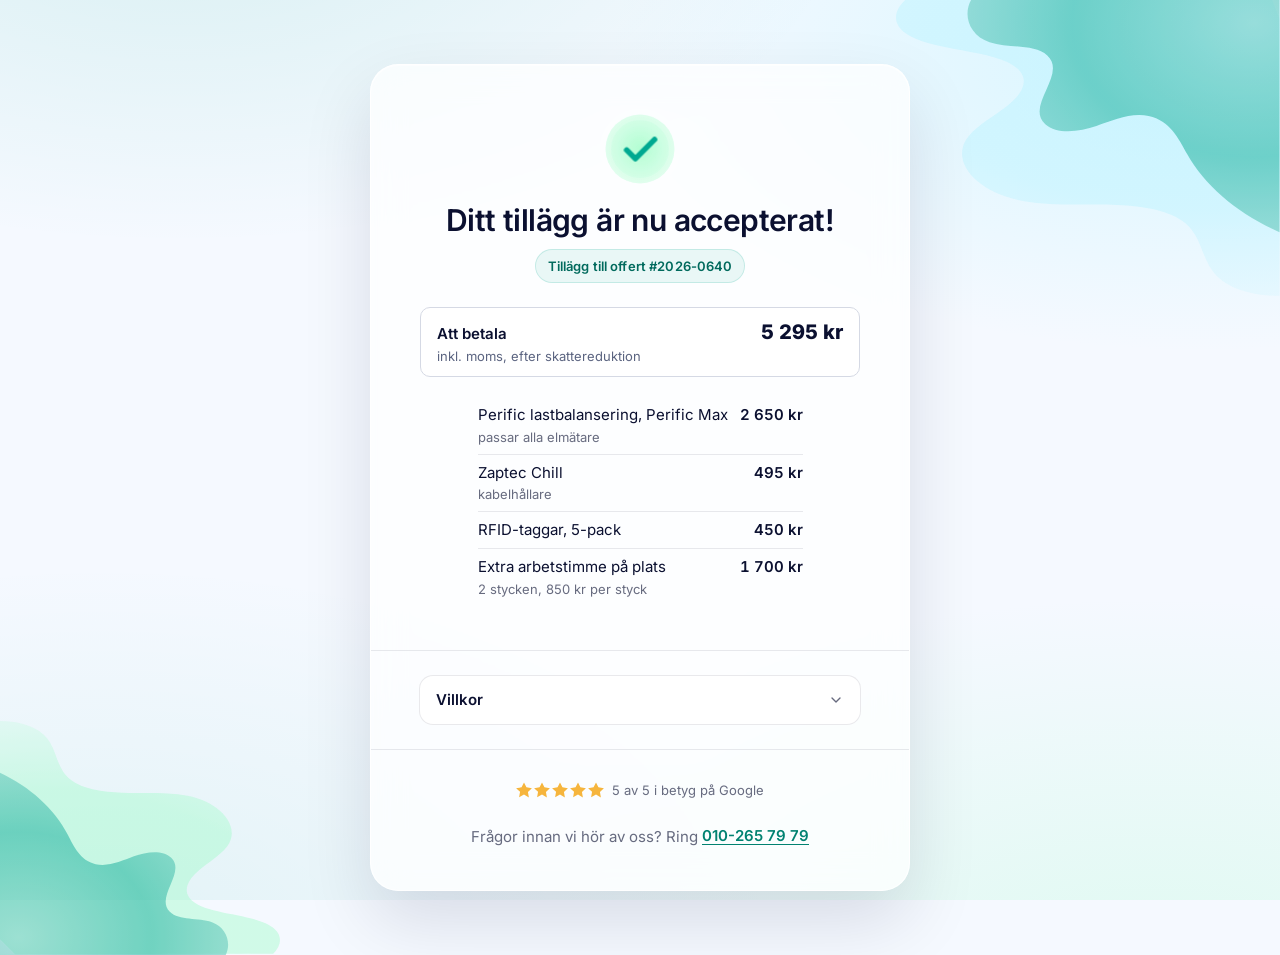
<file: fall/tillagg.html>
<!DOCTYPE html>
<html lang="sv"><head>
  <meta charset="UTF-8">
  <meta name="viewport" content="width=device-width, initial-scale=1.0">
  <title>Ditt tillägg är nu accepterat, Ampy</title>
  <meta name="robots" content="noindex, nofollow">
  <meta name="referrer" content="no-referrer">
  <link rel="preload" href="../fonts/Inter-latin.woff2" as="font" type="font/woff2" crossorigin="">
  <link rel="stylesheet" href="styles.css">
  <style>html,body{margin:0;padding:0;}</style>
</head>
<body>
<div class="oa" style="--oa-kort: 823.5px;">
  <svg class="oa__aurora oa__aurora--top" xmlns="http://www.w3.org/2000/svg" width="399" height="308" viewBox="0 0 399 308" fill="none" aria-hidden="true"><path opacity="0.55" d="M398.501 19.1624V307.416C377.203 307.609 355.83 302.624 342.317 293.968C312.351 274.723 324.249 243.073 290.832 225.49C271.296 215.211 241.478 212.776 213.863 212.505C186.248 212.274 157.751 213.588 131.605 208.757C82.3243 199.637 54.8562 166.596 75.5674 141.361C85.1886 129.652 102.742 120.339 116.035 109.712C129.329 99.0458 138.436 85.3657 128.668 73.6951C108.838 50.0062 34.0715 54.798 7.77845 32.9254C-4.04606 23.1097 -1.54896 10.2412 9.61455 0.0390625H391.001L398.501 19.1624Z" fill="url(#at_p0t)"></path><path opacity="0.6" d="M398.499 0V241.34C355.859 222.68 321.444 193.856 302.503 160.131C293.654 144.379 284.851 125.261 262.485 120.588C244.078 116.765 225.536 124.967 208.24 130.948C190.9 136.928 167.201 139.967 155.151 129.052C133.764 109.64 178.361 77.2222 157.196 57.6797C143.857 45.3595 116.646 50.4248 97.2152 43.8562C76.1396 36.6993 69.2478 15.8497 77.9626 0H398.499Z" fill="url(#at_p1t)"></path><defs><radialGradient id="at_p0t" cx="0" cy="0" r="1" gradientUnits="userSpaceOnUse" gradientTransform="translate(322.819 40.5771) scale(663.35 349.037)"><stop offset="0.5" stop-color="#b6f2ff"></stop><stop offset="1" stop-color="#f5f9ff"></stop></radialGradient><radialGradient id="at_p1t" cx="0" cy="0" r="1" gradientUnits="userSpaceOnUse" gradientTransform="translate(372.244 23.8562) scale(378.832 278.434)"><stop stop-color="#5cc5b6"></stop><stop offset="0.5" stop-color="#00a991"></stop><stop offset="0.87" stop-color="#5cc5b6"></stop></radialGradient></defs></svg>
  <svg class="oa__aurora oa__aurora--bottom" xmlns="http://www.w3.org/2000/svg" width="270" height="226" viewBox="0 0 270 226" fill="none" aria-hidden="true"><path opacity="0.55" d="M1.26485e-06 210.532L1.96698e-05 0.00397235C14.4308 -0.137147 28.9113 3.50376 38.0674 9.82597C58.37 23.8816 50.3087 46.9971 72.95 59.8391C86.1865 67.3467 106.39 69.1248 125.1 69.3224C143.81 69.4917 163.117 68.5321 180.832 72.0602C214.222 78.7211 232.833 102.853 218.8 121.283C212.281 129.835 200.389 136.637 191.382 144.399C182.375 152.188 176.205 162.18 182.823 170.703C196.258 188.005 246.915 184.505 264.73 200.48C272.741 207.649 271.05 217.047 263.486 224.499L14.5 225L1.26485e-06 210.532Z" fill="url(#at_p0b)"></path><path opacity="0.6" d="M3.05544e-05 225.579L3.06452e-05 50C28.9339 63.6081 52.2862 84.628 65.139 109.223C71.143 120.71 77.1168 134.652 92.2928 138.06C104.784 140.848 117.365 134.866 129.101 130.505C140.868 126.144 156.949 123.927 165.125 131.887C179.638 146.043 149.376 169.685 163.737 183.936C172.789 192.921 191.253 189.227 204.438 194.017C218.739 199.237 223.416 214.441 217.502 226L3.05544e-05 225.579Z" fill="url(#at_p1b)"></path><defs><radialGradient id="at_p0b" cx="0" cy="0" r="1" gradientUnits="userSpaceOnUse" gradientTransform="translate(51.2778 194.892) rotate(-180) scale(449.445 254.921)"><stop offset="0.5" stop-color="#a0fbc9"></stop><stop offset="1" stop-color="#f5f9ff"></stop></radialGradient><radialGradient id="at_p1b" cx="0" cy="0" r="1" gradientUnits="userSpaceOnUse" gradientTransform="translate(17.8152 208.603) rotate(-180) scale(257.059 203.052)"><stop stop-color="#5cc5b6"></stop><stop offset="0.5" stop-color="#00a991"></stop><stop offset="0.87" stop-color="#5cc5b6"></stop></radialGradient></defs></svg>
  <main class="oa__card">
    <section class="oa__section oa__head">
      <div class="oa__check" aria-hidden="true">
        <span class="oa__halo"></span>
        <svg class="oa__check-svg" width="100" height="100" viewBox="0 0 174 174" fill="none" xmlns="http://www.w3.org/2000/svg">
          <rect class="oa__disc" x="12" y="12" width="150" height="150" rx="75" fill="#55FF9A" fill-opacity="0.2" stroke="#ffffff" stroke-opacity="0.18" stroke-width="24"></rect>
          <path class="oa__tick" d="M118.582 66.3379L76.862 108.207L57.8984 89.1754" stroke="#00A991" stroke-width="12" stroke-linecap="round" stroke-linejoin="round"></path>
        </svg>
      </div>
      <h1 class="oa__title" id="oaTitel">Ditt tillägg är nu accepterat!</h1>
      <span class="oa__ref" id="oaRef"><span id="oaRefEtikett">Tillägg till offert</span> #<span id="oaRefNr" data-oa="offert.referens">2026-0640</span></span>
      <p class="oa__kvitto" id="oaKvitto">
        <span class="oa__kvitto-rad"><span id="oaPaket">Att betala</span><b class="kr" id="oaTotal">5&nbsp;295&nbsp;kr</b></span>
        <span class="oa__kvitto-not" id="oaKvittoNot">inkl. moms, efter skattereduktion</span>
      </p>
      <ul class="oa__rader" id="oaRader"><li class="oa__rad"><span class="oa__rad-text">Perific lastbalansering, Perific Max<small>passar alla elmätare</small></span><span class="oa__rad-pris kr">2&nbsp;650&nbsp;kr</span></li><li class="oa__rad"><span class="oa__rad-text">Zaptec Chill<small>kabelhållare</small></span><span class="oa__rad-pris kr">495&nbsp;kr</span></li><li class="oa__rad"><span class="oa__rad-text">RFID-taggar, 5-pack</span><span class="oa__rad-pris kr">450&nbsp;kr</span></li><li class="oa__rad"><span class="oa__rad-text">Extra arbetstimme på plats<small>2 stycken, 850&nbsp;kr per styck</small></span><span class="oa__rad-pris kr">1&nbsp;700&nbsp;kr</span></li></ul>
      <h3 class="oa__ingar-rubrik" id="oaIngarRubrik" hidden="">Allt som ingår</h3>
      <ul class="oa__ingar" id="oaIngar" hidden=""></ul>
      <p class="oa__accept" id="oaAccept" hidden="">Accepterad <span id="oaAcceptDatum"></span></p>
    </section>
    <section class="oa__section oa__folds" id="oaFolds">
      <details class="oa__fold" id="oaKostnader" hidden="">
        <summary>Kostnader som kan tillkomma<svg class="oa__fold-pil" viewBox="0 0 24 24" aria-hidden="true"><path d="m6 9 6 6 6-6"></path></svg></summary>
        <div class="oa__fold-kropp" id="oaKostnaderKropp"></div>
      </details>
      <details class="oa__fold" id="oaForbered" hidden="">
        <summary>Vad behöver du göra före installationen?<svg class="oa__fold-pil" viewBox="0 0 24 24" aria-hidden="true"><path d="m6 9 6 6 6-6"></path></svg></summary>
        <div class="oa__fold-kropp" id="oaForberedKropp"></div>
      </details>
      <details class="oa__fold" id="oaVillkor">
        <summary>Villkor<svg class="oa__fold-pil" viewBox="0 0 24 24" aria-hidden="true"><path d="m6 9 6 6 6-6"></path></svg></summary>
        <div class="oa__fold-kropp" id="oaVillkorKropp"><p class="oa__villkor-rad"><a href="https://ampy.se/kopvillkor" target="_blank" rel="noopener">Läs våra köpvillkor</a></p></div>
      </details>
    </section>
    <section class="oa__section">
      <div class="oa__trust">
        <span class="oa__trust-item">
          <span class="oa__stars" aria-hidden="true">
            <svg viewBox="0 0 24 24" aria-hidden="true"><path d="M12 .587l3.668 7.431 8.2 1.192-5.934 5.784 1.401 8.166L12 18.896l-7.335 3.864 1.401-8.166L.132 9.21l8.2-1.192z"></path></svg>
            <svg viewBox="0 0 24 24" aria-hidden="true"><path d="M12 .587l3.668 7.431 8.2 1.192-5.934 5.784 1.401 8.166L12 18.896l-7.335 3.864 1.401-8.166L.132 9.21l8.2-1.192z"></path></svg>
            <svg viewBox="0 0 24 24" aria-hidden="true"><path d="M12 .587l3.668 7.431 8.2 1.192-5.934 5.784 1.401 8.166L12 18.896l-7.335 3.864 1.401-8.166L.132 9.21l8.2-1.192z"></path></svg>
            <svg viewBox="0 0 24 24" aria-hidden="true"><path d="M12 .587l3.668 7.431 8.2 1.192-5.934 5.784 1.401 8.166L12 18.896l-7.335 3.864 1.401-8.166L.132 9.21l8.2-1.192z"></path></svg>
            <svg viewBox="0 0 24 24" aria-hidden="true"><path d="M12 .587l3.668 7.431 8.2 1.192-5.934 5.784 1.401 8.166L12 18.896l-7.335 3.864 1.401-8.166L.132 9.21l8.2-1.192z"></path></svg>
          </span>
          5 av 5 i betyg på Google
        </span>
      </div>
      <p class="oa__contact">Frågor innan vi hör av oss? Ring <a href="tel:+46102657979">010-265 79 79</a></p>
    </section>
  </main>
</div>
</body></html>
</file>
<file: styles.css>
/* INTER, SJÄLVHOSTAD.

   ÄGARBESLUT 20 OKTOBER, ORDAGRANT UR OFFERTREPOTS bygg.py:
       "Agarbeslut 20 okt: Inter for ALLA offertmallar. Storst x-hojd av de
        fyra kandidaterna, och det ar hela skillnaden vid 13 och 15 px."
   Vikterna där är 300;400;500;600;700;800, och gemensamt/system.css sätter
   font-family:"Inter". Den här sidan stod kvar i Outfit, alltså i husets
   typsnitt FRÅN FÖRE 16 oktober, och den kommentar som stod här påstod att
   filerna var "samma produktionssubset som offertsidan använder". Det var
   inte sant. Samma kort renderades i två typsnitt i två repon.

   SJÄLVHOSTAD, OCH DET ÄR MED FLIT. Offertmallarna hämtar Inter från
   fonts.googleapis.com, vilket skickar kundens IP-adress till Google på en
   sida som bär hennes namn och hennes pris. Bekräftelsen gör det inte, och
   den gör det inte heller av ett andra skäl: den hämtade typsnittet från
   Google tidigare och var då enda sidan i flödet som bytte till systemtypsnitt
   när requesten inte gick fram (uppmätt: document.fonts.size === 0 och h1
   renderad i system-ui när fonts.gstatic.com blockerades).

   VIKTOMFÅNGET ÄR 300 TILL 800, inte filens fulla 100 till 900: det är de
   vikter ägaren beställde. Outfitfilen bar 300 till 700, så kvittots
   font-weight:800 klamrades tyst till 700 i tolv dagar. Nu renderas den som
   den är skriven.

   Filerna är Inter 5.2.8 (@fontsource-variable/inter), OFL-1.1, licensen
   ligger i fonts/Inter-OFL.txt. Unicode-områdena är ord för ord desamma som
   Outfits var, så bytet är en ren ersättning: latin-ext hämtas bara om ett
   tecken ur det området faktiskt står på sidan, vilket svensk text inte har. */
@font-face {
  font-family: 'Inter'; font-style: normal; font-weight: 300 800; font-display: swap;
  src: url(fonts/Inter-latin-ext.woff2) format('woff2');
  unicode-range: U+0100-02BA, U+02BD-02C5, U+02C7-02CC, U+02CE-02D7, U+02DD-02FF, U+0304, U+0308, U+0329, U+1D00-1DBF, U+1E00-1E9F, U+1EF2-1EFF, U+2020, U+20A0-20AB, U+20AD-20C0, U+2113, U+2C60-2C7F, U+A720-A7FF;
}
@font-face {
  font-family: 'Inter'; font-style: normal; font-weight: 300 800; font-display: swap;
  src: url(fonts/Inter-latin.woff2) format('woff2');
  unicode-range: U+0000-00FF, U+0131, U+0152-0153, U+02BB-02BC, U+02C6, U+02DA, U+02DC, U+0304, U+0308, U+0329, U+2000-206F, U+20AC, U+2122, U+2191, U+2193, U+2212, U+2215, U+FEFF, U+FFFD;
}

/* =========================================================================
   Ampy offert-accepterad-sida, styles. Scopad till .oa, inga beroenden.
   VARJE langd kommer ur husets skalor i tokenblocket nedan. Undantagen ar
   namngivna och bara dessa: kortets max-width 540, aurorans egna bredder,
   harlinjer och ramar (1 px, 2 px), skuggor och blur, fokusringen (3 px),
   understrykningens avstand (3 px), pillrets 999px och cirklarnas 50%,
   samt bockens glyf pa 10 px, som ar husets eget matt i .o-bock svg.
   verktyg/skala.py raknar dem at dig.
   Same design language as the locked tack-sida (aurora + glass card + teal +
   Outfit + pale-mint check). Register: calm / serious / reassuring.
   v4 — first-principles review pass (composition · typography · a11y).
   ========================================================================= */
.oa{
  --ink:#0b1030; --ink-soft:rgba(11,16,48,.62);
  --teal:#00a991; --teal-deep:#018271; --teal-ink:#016a5d; --gold:#f6b53d; --line:rgba(11,16,48,.09);
  --ease:cubic-bezier(.16,.84,.44,1); --ease-soft:cubic-bezier(.33,1,.68,1);

  /* ---- HUSETS SKALOR, ORDAGRANT UR gemensamt/system.css RAD 19 TILL 42 ----
     Fore det har passet hade sidan 11 renderade typstorlekar (uppmatt i
     Chrome vid 390 px: 27, 19, 17, 16, 15, 14.5, 14, 13, 12.5, 12, 11) dar
     huset har SJU, och 18 langder utanfor avstandsskalan (3, 6, 7, 9, 10,
     13, 14, 18, 28, 30, 34, 40). Ett varde utanfor skalan ar en bugg, inte
     en smaksak (gemensamt/FALLOR.md, "Rytm och luft").

     SPACING. Enda tillatna varden for gap, padding och margin. */
  --s0:2px; --s1:4px; --s2:8px; --s3:12px; --s4:16px; --s5:24px; --s6:32px; --s7:48px; --s8:64px;
  /* RYTM. Fyra nivaer, allt vertikalt avstand kommer harifran. */
  --rytm-sektion:var(--s7);  /* 48, mellan kapitel */
  --rytm-grupp:var(--s5);    /* 24, mellan grupper i ett kapitel */
  --rytm-block:var(--s4);    /* 16, mellan block i en grupp */
  --rytm-rad:var(--s2);      /* 8, mellan rader i en lista */
  --rytm-nara:var(--s3);     /* 12, rubrik till sitt eget innehall */
  /* STORLEKAR. Komponenters egna matt, aldrig spacing. 44 ar traffytans golv. */
  --z1:16px; --z2:20px; --z3:24px; --z4:32px; --z5:44px; --z6:48px;
  /* SJU TYPSTORLEKAR, inte fler. Brodtext ar 17 eller 15. */
  --t1:30px; --t2:24px; --t3:20px; --t4:17px; --t5:15px; --t6:13px; --t7:11px;
  /* RADIER. Husets fyra, plus 999px for pillret och 50% for cirklarna. */
  --r1:10px; --r2:14px; --r3:20px; --r4:28px;
  /* Bocken och noden ar komponentmatt. Noden ar z5, alltsa traffytans golv:
     den ar inte klickbar, men 44 ar talet huset redan har for "sa stor ska
     en rund kontroll vara", och kopplingslinjen raknas ur den. */
  /* Bocken i hjalten ar sidans ENDA signaturfigur och har sitt eget matt. */
  --check:80px;

  position:relative; z-index:0;
  min-height:100vh; min-height:100dvh;
  display:flex; flex-direction:column; align-items:center; justify-content:flex-start;
  gap:var(--s4); padding:clamp(var(--s6),5vw,var(--s8)) clamp(var(--s4),calc(1.25vw + var(--s3)),var(--s5));
  /* CENTRERINGEN AR FRUSEN, OCH DET AR HELA POANGEN.
     justify-content:center stod har till 31 oktober och raknade om sig vid
     VARJE hojdandring: oppnade kunden en fold krympte den fria ytan och
     kortets topp vandrade uppat. Uppmatt pa fem mallar och sju vyporter:
     -30,0 till -214,2 px, alltsa agarens "allting expanderar over en".
     Raden nedan ger samma viloposition men laser ett FRUSET matt i stallet
     for kortets aktuella hojd, sa det finns ingenting att rakna om:
       dagens topp = max(husets padding, (100dvh - korthojden) / 2)
     och det ar exakt uttrycket. --oa-kort bakas in per sida av bygg.py, som
     mater kortets stangda hojd i webblasaren; prov.py kraver att talet ar
     lika med ett farskt matt, sa det inte kan drifta nar innehallet andras.
     Uppmatt efterat: 0,0 px skifte pa alla 35 cellerna, och vilopositionen
     oforandrad - varsta avvikelse 0,2 px, vilket ar subpixelavrundning.
     TRE KANDIDATER SOM INTE DUGDE, alla uppmatta samma dag:
       margin-block:auto pa kortet suger upp fri yta precis som
         justify-content:center och gav IDENTISKA tal, alltsa en nollatgard;
       justify-content:safe center likasa - "safe" biter bara vid NEGATIV
         fri yta, och behallaren har min-height, sa det hander aldrig har;
       justify-content:flex-start utan toppspalt star still men flyttar
         vilopositionen upp till 284 px, och padding-block:clamp(.,8dvh,.)
         upp till 247 px OCH 33 px pa mobilen dar ingen bugg fanns.
     GOLVET AR HUSETS EGET clamp, inte ett tal: ett hardkodat 59px flyttade
     mobilen 27 px i den forsta matningen. */
  padding-top:max(clamp(var(--s6),5vw,var(--s8)), calc((100dvh - var(--oa-kort))/2));
  overflow:hidden; box-sizing:border-box;
  /* Samma stack som gemensamt/system.css rad 599, med Inter först. */
  font-family:"Inter", system-ui, -apple-system, "Segoe UI", Roboto, sans-serif;
  color:var(--ink);
  background:
    radial-gradient(115% 85% at 14% -12%, rgba(0,169,145,.12) 0%, rgba(0,169,145,0) 46%),
    radial-gradient(105% 75% at 94% 6%,  rgba(182,242,255,.48) 0%, rgba(182,242,255,0) 44%),
    radial-gradient(120% 95% at 90% 112%, rgba(160,251,201,.28) 0%, rgba(160,251,201,0) 48%),
    radial-gradient(115% 90% at 8% 104%, rgba(0,169,145,.08) 0%, rgba(0,169,145,0) 46%),
    #f5f9ff;
  background-attachment:fixed;
  -webkit-font-smoothing:antialiased; text-rendering:optimizeLegibility;
}
.oa *,.oa *::before,.oa *::after{ box-sizing:border-box; }
.oa__aurora{ position:absolute; z-index:0; pointer-events:none; user-select:none; opacity:.8; height:auto; }
.oa__aurora--top{ top:0; right:0; width:clamp(200px,30vw,400px); }
.oa__aurora--bottom{ bottom:0; left:0; width:clamp(150px,22vw,280px); }

/* the sectioned glass card */
.oa__card{
  position:relative; z-index:1; width:100%; max-width:540px;
  display:flex; flex-direction:column;
  background:rgba(255,255,255,.74);
  border:1px solid rgba(255,255,255,.9);
  border-radius:var(--r4);
  box-shadow:0 30px 70px rgba(9,11,50,.12), inset 0 1px 0 rgba(255,255,255,.6);
  -webkit-backdrop-filter:blur(16px) saturate(1.1); backdrop-filter:blur(16px) saturate(1.1);
  overflow:hidden;
}
.oa__section{ padding:clamp(var(--s5),3vw,var(--s6)) clamp(var(--s5),4vw,var(--s7)); }
.oa__section + .oa__section{ border-top:1px solid var(--line); }

/* --- confirmation head --- */
.oa__head{ display:flex; flex-direction:column; align-items:center; text-align:center; gap:var(--s3);
  padding-top:clamp(var(--s6),3.4vw,var(--s7)); padding-bottom:clamp(var(--s5),3vw,var(--s6)); }
.oa__check{ position:relative; width:var(--check); height:var(--check); display:grid; place-items:center;
  margin-bottom:var(--s0); }
.oa__check-svg{ position:relative; z-index:2; width:100%; height:100%; overflow:visible; }
.oa__halo{ position:absolute; inset:6%; z-index:1; border-radius:50%;
  background:radial-gradient(circle, rgba(85,255,154,.30) 0%, rgba(85,255,154,0) 72%); animation:oa-halo 4s var(--ease-soft) infinite; }
.oa__disc{ transform-origin:center; animation:oa-disc 640ms var(--ease) both; }
.oa__tick{ stroke-dasharray:120; stroke-dashoffset:120; animation:oa-tick 560ms var(--ease) 300ms both; }
@keyframes oa-disc{ 0%{ transform:scale(.62); opacity:0; } 62%{ transform:scale(1.05); } 100%{ transform:scale(1); opacity:1; } }
@keyframes oa-tick{ to{ stroke-dashoffset:0; } }
@keyframes oa-halo{ 0%{ transform:scale(.8); opacity:0; } 34%{ opacity:.8; } 100%{ transform:scale(1.4); opacity:0; } }

/* UPPMATT: clampen landade pa 27 px vid 390 och 35,98 vid 1180, alltsa pa
   ingen av husets sju storlekar och over toppsteget 30. Flat --t1, och
   --t2 under 560 (bada husets egna steg). Husets .t-display ar ocksa flat
   30 px, inte fluid. */
.oa__title{ margin:0; font-size:var(--t1); line-height:1.16; font-weight:600; letter-spacing:-.02em; color:var(--ink); text-wrap:balance; }
.oa__ref{ display:inline-block; font-size:var(--t6); font-weight:600; letter-spacing:.01em;
  color:var(--teal-ink); background:rgba(0,169,145,.08); border:1px solid rgba(0,169,145,.16);
  padding:var(--s2) var(--s3); border-radius:999px; }

/* --- acceptdatumet ------------------------------------------------------
   Ägarsvar 46, 25 oktober: "Ja, lägg till datum." En rad under brickan, i
   samma ton och storlek som sidans övriga sekundärtext (--t6 / --ink-soft),
   så den läses som en notering om referensen och inte som ett nytt påstående.
   INGEN EGEN MARGINAL: .oa__head är en flexkolumn med gap var(--s3), alltså
   husets rytm. En margin-top här hade lagt sig OVANPÅ gapet och gett ett
   avstånd som inte finns på skalan. */
/* Acceptdatumet star SIST i huvudet och centrerat, som forlagans
   p.oa__datum. Forlagan satter margin-top; har star margin:0 kvar med
   flit, for .oa__head ar en flexkolumn med gap var(--s3) och en
   margin-top hade lagt sig OVANPA gapet - ett avstand utanfor skalan. */
.oa__accept{ margin:0; font-size:var(--t6); font-weight:400; color:var(--ink-soft);
  text-align:center; font-variant-numeric:tabular-nums; }

/* --- kvittot i huvudet -------------------------------------------------
   Ett tal, inte ett kort: sidan ar en bekraftelse och inte en andra offert.
   Formen ar porterad ordagrant ur laddboxrepots gemensamt/system.css
   rad 1371 till 1377, dar den bor bakom #skarmAccept. Tva skillnader, bada
   avsiktliga: align-self:stretch gor rutan till en riktig ruta i stallet for
   att krympa till sitt innehall i den centrerade kolumnen, och noten fylls
   ur kontraktet i stallet for att sta som fast text. */
/* UPPMATT: rutan blev 228 px bred i en 295 px bred spalt. align-self:stretch
   ar utslaget sa fort marginalerna ar auto i tvarriktningen, for auto-
   marginaler ater upp det fria utrymmet fore justeringen. width:100% loser
   bredden mot behallaren oavsett align-items:center i .oa__head. */
/* UPPMATT 2026-10-24, fore och efter i Chrome: max-width:440px holl kvittot
   smalare an raderna i sektionen under sa fort sektionens innermatt kom
   over 440 px, alltsa fran omkring 590 px fonsterbredd och uppat. Vid
   1180 matte kvittots hogerkant 810,0 och radernas 811,8: 1,8 px isar.
   Talen staplas under varandra och ska vara lodratt i linje. Bredden styrs
   nu av sektionens innermatt, som ar samma matt raderna far. Efter: 811,8
   mot 811,8 vid 1180 och 348,1 mot 348,1 vid 390. */
/* RUTAN AR INDRAGEN TILL 440 px, 31 OKTOBER, AGARORDER. Forlagan ar
   acceptskarmen, gemensamt/system.css rad 2437: max-width:440px.
   DET UPPHAVER EN MATT RATTNING, och det ska sagas rakt ut: rutan gjordes
   FULLBREDD med flit, for da matte kvittots hogerkant 810,0 och radernas
   811,8, alltsa 1,8 px isar, och tal som staplas ska sta lodratt i linje.
   Med indraget ar de inte langre i linje - det ar forlagans form, dar
   rutan ar en ruta och raderna star under den.
   Ramens #d5d9e4 och notens #5b6480 ar rava varden och inte husets token;
   de stod sa redan fore det har passet. */
.oa__kvitto{ width:100%; max-width:440px; display:flex; flex-direction:column; gap:var(--s1);
  margin:var(--s3) auto 0; padding:var(--s3) var(--s4); text-align:left;
  background:#fff; border:1px solid #d5d9e4; border-radius:var(--r1); }
.oa__kvitto-rad{ display:flex; justify-content:space-between; align-items:baseline; gap:var(--s4);
  font-size:var(--t5); font-weight:600; color:#0b1030; }
.oa__kvitto-rad > span:first-child{ min-width:0; overflow-wrap:break-word; }
.oa__kvitto-rad b{ flex:0 0 auto; font-size:var(--t3); font-weight:800;
  font-variant-numeric:tabular-nums; white-space:nowrap; }
.oa__kvitto-not{ font-size:var(--t6); font-weight:400; color:#5b6480; }

/* --- ordersektionen ----------------------------------------------------
   Samma .oa__section-grammatik som de tre sektioner som redan fanns: samma
   padding, samma harline over, samma eyebrow. Inga nya farger, ingen ny
   radie, ingen ny skugga. Raderna ar laddboxrepots .o-sumrow i den har
   sidans skala. */
/* VIKTEN 900 VAR INGEN DESIGN, DEN VAR EN UA-STANDARD. Produktnamnet står
   i ett <b>, och webbläsarens font-weight:bolder räknar upp från stycket:
   600 blir 900. Outfitfilen bar 300 till 700 och klamrade det tyst till
   700, så ingen såg det. Inter bär 300 till 800 och hade renderat 800,
   alltså tyngre än någon annan text på sidan utom totalen. Husets .t-h3 är
   17/600, och det är vad produktraden är. Skrivet, inte ärvt. */
/* .oa__prod AR BORTTAGEN 31 OKTOBER med sitt element: forlagan har ingen
   produktrad under kvittorutan. Filens egen regel galler - en regel utan
   element ar en regel som vantar pa att nagon ateruppfinner elementet. */
/* RADERNA LIGGER NU I HUVUDET, under kvittorutan, som forlagan
   (gemensamt/system.css rad 956: margin-top:var(--s4)). */
/* RADERNA ar VANSTERSTALLDA, och det ar en rattning med ett matvarde.
   .oa__head satter text-align:center, och det arvs in i radens textblock.
   Boxarna linjerade redan - listan ar shrink-to-fit och centrerad, precis
   som forlagan - men GLYFERNA inne i boxarna vandrade: en kort text ('Liten')
   fick ett smalt block och sag vansterstalld ut, en lang ('Extra dvargbrytare,
   C10A' med tvarads undertext) fick ett brett och sag INDRAGEN ut. Tre rader,
   tre intryck, i samma kvittolista.
   UPPMATT FORE: namnens text spred 48,59 px pa laddbox, 60,47 pa elcentral
   vid 1180, 27,08 pa batteri, 21,03 pa service. EFTER: 0,00 px pa alla fem
   och alla tre bredderna. verktyg/radgeometri.py mater GLYFKANTEN och inte
   boxkanten - forsta versionen matte boxarna och rapporterade noll spridning
   om precis den defekt den skrevs for. */
.oa__rader{ list-style:none; margin:var(--s4) 0 0; padding:0; display:flex;
  flex-direction:column; text-align:left; }
.oa__rader:empty{ display:none; }
.oa__rad{ display:flex; align-items:baseline; justify-content:space-between; gap:var(--s3);
  padding:var(--rytm-rad) 0; border-top:1px solid var(--line); font-size:var(--t5); line-height:1.35; }
.oa__rad:first-child{ border-top:0; padding-top:0; }
.oa__rad--huvud{ font-weight:600; }
.oa__rad-text{ min-width:0; overflow-wrap:break-word; }
.oa__rad-text small{ display:block; font-size:var(--t6); font-weight:400; color:var(--ink-soft);
  line-height:1.4; margin-top:var(--s0); }
/* POTTMARKNINGEN AR BORTTAGEN, AGARENS ORD 25 OKTOBER: "Bara rubrikerna och
   priset." Regeln .oa__rad-pott stod har och gav etiketten 11 px och lite
   bredare sattning. Den ar borta ur CSS och inte bara ur renderingen: en
   klass som finns kvar ar en inbjudan att anvanda den igen. */
/* Priset staplas lodratt i linje, och det gor det av FLEXLAYOUTEN: boxen ar
   flex:0 0 auto med nowrap, alltsa exakt sa bred som talet, och raderna ar
   lika breda - sa hogerkanterna sammanfaller. Uppmatt: bade boxens och
   glyfens hogerkant sprider 0,00 px over alla rader, fem mallar, tre bredder.
   HAR STOD text-align:right EN STUND, OCH DEN TOGS BORT IGEN: en mutation som
   byter den mot left gor INGEN skillnad - boxen hugger texten, sa det finns
   ingen yta att stalla nagot i. En deklaration vars borttagning inte gar att
   mata gor ingenting, och da ska den inte sta har och pasta att den gor det.
   tabular-nums rader siffrornas BREDD, vilket ar det som faktiskt behovs. */
.oa__rad-pris{ flex:0 0 auto; font-weight:600; font-variant-numeric:tabular-nums;
  white-space:nowrap; }
/* "ingen kostnad nu" och "dras nar de bestallt" ar ord, inte tal. De far
   darfor inte brodtextens vikt eller sifferbredden: en intresseanmalan som
   ser ut som en prisrad laser som nagot kunden har kopt. */
.oa__rad-pris--ord{ font-weight:400; font-size:var(--t6); color:var(--ink-soft); white-space:normal; text-align:right; }
/* UPPMATT: rubriken stod i 13 px over en lista i 15, alltsa mindre an det
   den rubricerar. Nu samma steg som raderna, med vikten som skillnad.
   INTE ett steg UPP: pa servicebekraftelsen ar listan en jamlike till
   jobbraden over den ("Byte av strombrytare och uttag", 15/600), och en
   17 har hade gjort listan till sektionens huvudrubrik. */
.oa__ingar-rubrik{ margin:var(--rytm-grupp) 0 var(--rytm-nara); font-size:var(--t5); font-weight:600; color:var(--ink); }
/* Husets .o-ingar ar 13 px, men dar ar listan en detalj i ett valkort med
   priset som hjalte. Pa servicebekraftelsen AR listan ordern: kunden har
   inget annat att lasa. Darfor brodtextens 15. */
.oa__ingar{ list-style:none; margin:0; padding:0; display:flex; flex-direction:column; gap:var(--s3); font-size:var(--t5); }
.oa__ingar li{ display:flex; align-items:flex-start; gap:var(--s3); line-height:1.35; }
/* INGEN BRODTEXT UNDER EN PUNKT. Har stod .oa__ingar li > span span, specens
   egen rad. Agaren 25 oktober: "bara vara en punktlista". Regeln ar borta,
   inte bara tom: en regel utan innehall ar en regel nagon fyller igen. */
/* EN BOCK, INTE TVA. Samma vektor som varje punktlista i offerten,
   gemensamt/bitar.py rad 10 till 11, sa listan pa bekraftelsen och listan i
   offerten bar samma symbol. Brickan ritas i CSS, inte i svg: border-radius
   ger en rund cirkel vid varje storlek. */
.oa__bock{ flex:0 0 auto; width:var(--z1); height:var(--z1); margin-top:var(--s0); border-radius:50%;
  background:rgba(0,169,145,.12); display:grid; place-items:center; }
.oa__bock svg{ width:10px; height:10px; fill:none; stroke:var(--teal-ink);
  stroke-width:1.9; stroke-linecap:round; stroke-linejoin:round; }
/* Finstilten. Villkoret star EN gang, har, och inte en gang per rad:
   hedging-direktivet 2026-08-15. */
/* .oa__fin AR BORTTAGEN 31 OKTOBER med sitt element. Villkoret star EN
   gang, nu i kvittorutans egen not, som pa forlagan - och
   hedging-direktivet 2026-08-15 sager just EN gang. Det stod pa tva. */
/* Finstilten bar kopvillkorslanken till 25 oktober. Den har flyttat till
   folden langst ner (se .oa__fold), pa agarens ord. Har star nu EN mening
   och ingenting annat. */

/* --- villkorsfolden ----------------------------------------------------
   Agarens ord 25 oktober: lanken ska ligga "under en dropdown som heter
   villkor som ligger langst ner pa orderbekraftelsen", likt offerten.
   MATTEN AR OFFERTENS EGNA, gemensamt/system.css rad 170 till 178:
   .o-fold har 1 px ram, radie r2, summary med 12/16 i padding, 15/600 i
   text och ett golv pa 48 px, och kroppen 0/16/16. Allt det ligger redan pa
   den har sidans skalor, sa inget nytt matt uppstar av flytten.
   PILEN RITAS SOM SVG, inte som en roterad CSS-ram. Sidan ritar redan bocken
   och stjarnorna i svg, och en 1,8 px bred ram hade varit en langd till
   utanfor husets skalor. */
/* EN SEKTION, TRE FOLDER, 31 OKTOBER. Forlagan har section.oa__folds med
   gap var(--s2), gemensamt/system.css rad 966. Har lag foldarna i tre egna
   .oa__villkor-sektioner, alltsa tre kantlinjer och tre sektionsspalter
   dar forlagan har en. .oa__villkor-rad lever kvar: det ar lankstycket. */
.oa__folds{ padding-top:var(--s5); padding-bottom:var(--s5);
  display:flex; flex-direction:column; gap:var(--s2); }
.oa__fold{ background:#fff; border:1px solid var(--line); border-radius:var(--r2); overflow:hidden; }
.oa__fold > summary{ list-style:none; cursor:pointer; display:flex; align-items:center;
  justify-content:space-between; gap:var(--s3); min-height:var(--z6);
  padding:var(--s3) var(--s4); font-size:var(--t5); font-weight:600; color:var(--ink); }
.oa__fold > summary::-webkit-details-marker{ display:none; }
.oa__fold-pil{ flex:0 0 auto; width:var(--z1); height:var(--z1); fill:none; stroke:var(--ink-soft);
  stroke-width:2; stroke-linecap:round; stroke-linejoin:round; transition:transform .18s var(--ease-soft); }
.oa__fold[open] .oa__fold-pil{ transform:rotate(180deg); }
@media (prefers-reduced-motion: reduce){ .oa__fold-pil{ transition:none; } }
.oa__fold-kropp{ padding:0 var(--s4) var(--s4); }
.oa__villkor-rad{ margin:0; font-size:var(--t6); line-height:1.5; color:var(--ink-soft); }
/* DE TVA NYA FOLDARNA, 29 oktober: kostnader och forberedelser. Formen ar
   villkorsfoldens, och texten ar samma grad och fargstyrka som .oa__villkor-rad
   ovanfor, sa tre folder i rad laser som tre folder och inte som tre sorters
   innehall. Punkten ar ritad och inte en list-style-bock: en bock betyder
   "det har ingar" pa den har sidan, och forberedelserna ar tvartom nagot
   kunden ska gora. */
.oa__fold-intro{ margin:0 0 var(--s3); font-size:var(--t6); line-height:1.5; color:var(--ink-soft); }
.oa__fold-fot{ margin:var(--s3) 0 0; font-size:var(--t7); line-height:1.45; color:var(--ink-soft); }
.oa__fold-lista{ list-style:none; margin:0; padding:0; display:flex; flex-direction:column; gap:var(--s2); }
.oa__fold-lista li{ display:flex; justify-content:space-between; gap:var(--s4);
  font-size:var(--t6); line-height:1.5; color:var(--ink-soft); }
.oa__fold-lista li b{ font-weight:600; color:var(--ink); }
.oa__fold-lista li span{ text-align:right; white-space:nowrap; }
/* Elcentralens rader ar villkorstexter utan pris: lead i fetstil och en
   mening efter, pa EN rad som bryter normalt. Da far spannet inte sta kvar
   hogerstallt och obrytbart. Klassen sattes forst med :has(), vilket band
   formen till MARKUPENS form i stallet for till radens sort; renderaren
   sager nu vilken sort raden ar, och CSS:en behover inte gissa. */
.oa__fold-villkor{ display:block !important; }
.oa__fold-villkor span{ text-align:left !important; white-space:normal !important; }
.oa__fold-lista--punkt li{ display:block; position:relative; padding-left:var(--s4); }
.oa__fold-lista--punkt li span{ text-align:left; white-space:normal; }
.oa__fold-lista--punkt li::before{ content:""; position:absolute; left:0; top:.62em;
  width:var(--s1); height:var(--s1); border-radius:50%; background:var(--teal); }
/* Samma traffyta som lanken hade i finstilten: 44 px ar golvet, och de
   negativa marginalerna haller radhojden oforandrad. */
.oa__fold a{ display:flex; align-items:center; width:fit-content; min-height:var(--z5);
  padding:0 var(--s2); margin:0 0 0 calc(var(--s2) * -1);
  color:var(--teal-deep); font-weight:600; font-size:var(--t5);
  text-decoration:underline; text-underline-offset:3px; }

/* --- STEGREMSAN AR BORTTAGEN, 29 oktober, pa agarorder. Kvar star bara
   ogonbrynet, som ordersektionen ocksa anvander ("Det har accepterade du").
   Reglerna for .oa__next, .oa__steps, .oa__step, .oa__node och .oa__step-text
   ar borta med den, och sa ar tokens --nod och --steg-gap: de hade ingen
   annan brukare. En regel utan element ar en regel som vantar pa att nagon
   ateruppfinner elementet. --- */
/* .oa__eyebrow AR BORTTAGEN 31 OKTOBER med sitt enda element, ogonbrynet
   "Det har accepterade du". Forlagan har inget ogonbryn. */

/* --- trust + contact + close --- */
.oa__trust{ display:flex; flex-wrap:wrap; align-items:center; justify-content:center; gap:var(--s3) var(--s4); text-align:center; }
.oa__trust-item{ display:inline-flex; align-items:center; gap:var(--s2); font-size:var(--t6); color:var(--ink-soft); }
.oa__stars{ display:inline-flex; gap:var(--s0); }
.oa__stars svg{ width:var(--z1); height:var(--z1); fill:var(--gold); }
.oa__contact{ margin:var(--rytm-block) 0 0; text-align:center; font-size:var(--t5); color:var(--ink-soft); }
/* Sidans enda kontroll mätte 89x18 px på alla bredder, mot kravet 44x44.
   De negativa marginalerna håller radhöjden oförändrad. Understrykning gör
   att länken inte skiljs från brödtexten med enbart färg. */
.oa__contact a{ display:inline-flex; align-items:center; justify-content:center;
  min-height:var(--z5); padding:0 var(--s2); margin:0 calc(var(--s2) * -1);
  color:var(--teal-deep); font-weight:600; white-space:nowrap;
  text-decoration:underline; text-underline-offset:3px; }

/* Fokusringen i teal mätte 2,91:1 mot kortytan. Navy är samma ring som
   offertsidan använder (shared.css) och mäter långt över 3:1. */
.oa a:focus-visible{ outline:3px solid #090b32; outline-offset:3px; border-radius:var(--r1); }

/* mobile */
/* MOBIL. Efter skalpasset behover fragan bara andra TVA saker: rubriken
   gar ett steg ner, och de tva rader som har ett tal till hoger far en
   smalare lucka sa namnet far plats. Typstorlekarna 14,5 och 13,5 som stod
   har forut var inte mobilanpassning, de var tva storlekar till. */
@media (max-width:560px){
  .oa__title{ font-size:var(--t2); }
  .oa__rad{ gap:var(--s2); }
  .oa__kvitto-rad{ gap:var(--s2); }
}

/* motion safety */
@media (prefers-reduced-motion: reduce){
  .oa__disc,.oa__tick,.oa__halo{ animation:none !important; }
  .oa__tick{ stroke-dashoffset:0; } .oa__halo{ opacity:.5; transform:scale(1.1); }
}

/* print — an accepted avtal is a document people save/print */
@media print{
  .oa{ min-height:auto; padding:0; background:#fff !important; display:block; }
  .oa__aurora, .oa__halo{ display:none !important; }
  .oa__card{ max-width:100%; box-shadow:none; border:1px solid #d5d9e4; border-radius:var(--r1);
    background:#fff; -webkit-backdrop-filter:none; backdrop-filter:none; }
  .oa__tick{ stroke-dashoffset:0 !important; animation:none !important; }
  .oa__disc{ animation:none !important; opacity:1 !important; transform:none !important; }
  .oa__kvitto, .oa__order, .oa__rad, .oa__ingar li, .oa__fold{ break-inside:avoid; }
  /* Lasbart pa papper: .62 och #5b6480 mot vitt ar for ljust i tryck. */
  .oa__fin, .oa__kvitto-not, .oa__rad-text small,
  .oa__villkor-rad, .oa__prod span{ color:#3b4256 !important; }
  /* FOLDEN OPPNAS PA PAPPER. En STANGD <details> doljer sitt innehall genom
     ::details-content med content-visibility:hidden, och det biter ingen
     display-regel pa barnet. Samma tre rader som offertrepots egen
     utskriftsregel (gemensamt/system.css rad 519 till 522), som kom dit
     efter en riktig utskrifts-PDF dar villkoren saknades helt. Det som
     binder kunden ska med pa papperet. */
  .oa__fold::details-content{ content-visibility:visible !important; block-size:auto !important; }
  .oa__fold > .oa__fold-kropp{ display:block !important; }
  .oa__fold-pil{ display:none !important; }
  .oa__fold{ border-color:#d5d9e4; }
  /* En understruken lank utan adress ar inget villkor pa papper. */
  .oa__fold a{ display:inline; min-height:0; padding:0; margin:0; }
  .oa__fold a::after{ content:" (" attr(href) ")"; font-weight:400; text-decoration:none; }
}
</file>
<file: fall/styles.css>
@font-face {
  font-family: 'Inter'; font-style: normal; font-weight: 300 800; font-display: swap;
  src: url(../fonts/Inter-latin-ext.woff2) format('woff2');
  unicode-range: U+0100-02BA, U+02BD-02C5, U+02C7-02CC, U+02CE-02D7, U+02DD-02FF, U+0304, U+0308, U+0329, U+1D00-1DBF, U+1E00-1E9F, U+1EF2-1EFF, U+2020, U+20A0-20AB, U+20AD-20C0, U+2113, U+2C60-2C7F, U+A720-A7FF;
}
@font-face {
  font-family: 'Inter'; font-style: normal; font-weight: 300 800; font-display: swap;
  src: url(../fonts/Inter-latin.woff2) format('woff2');
  unicode-range: U+0000-00FF, U+0131, U+0152-0153, U+02BB-02BC, U+02C6, U+02DA, U+02DC, U+0304, U+0308, U+0329, U+2000-206F, U+20AC, U+2122, U+2191, U+2193, U+2212, U+2215, U+FEFF, U+FFFD;
}
.oa{
  --ink:#0b1030; --ink-soft:rgba(11,16,48,.62);
  --teal:#00a991; --teal-deep:#018271; --teal-ink:#016a5d; --gold:#f6b53d; --line:rgba(11,16,48,.09);
  --ease:cubic-bezier(.16,.84,.44,1); --ease-soft:cubic-bezier(.33,1,.68,1);
  --s0:2px; --s1:4px; --s2:8px; --s3:12px; --s4:16px; --s5:24px; --s6:32px; --s7:48px; --s8:64px;
  --rytm-sektion:var(--s7);  
  --rytm-grupp:var(--s5);    
  --rytm-block:var(--s4);    
  --rytm-rad:var(--s2);      
  --rytm-nara:var(--s3);     
  --z1:16px; --z2:20px; --z3:24px; --z4:32px; --z5:44px; --z6:48px;
  --t1:30px; --t2:24px; --t3:20px; --t4:17px; --t5:15px; --t6:13px; --t7:11px;
  --r1:10px; --r2:14px; --r3:20px; --r4:28px;
  --check:80px;
  position:relative; z-index:0;
  min-height:100vh; min-height:100dvh;
  display:flex; flex-direction:column; align-items:center; justify-content:flex-start;
  gap:var(--s4); padding:clamp(var(--s6),5vw,var(--s8)) clamp(var(--s4),calc(1.25vw + var(--s3)),var(--s5));
  padding-top:max(clamp(var(--s6),5vw,var(--s8)), calc((100dvh - var(--oa-kort))/2));
  overflow:hidden; box-sizing:border-box;
  font-family:"Inter", system-ui, -apple-system, "Segoe UI", Roboto, sans-serif;
  color:var(--ink);
  background:
    radial-gradient(115% 85% at 14% -12%, rgba(0,169,145,.12) 0%, rgba(0,169,145,0) 46%),
    radial-gradient(105% 75% at 94% 6%,  rgba(182,242,255,.48) 0%, rgba(182,242,255,0) 44%),
    radial-gradient(120% 95% at 90% 112%, rgba(160,251,201,.28) 0%, rgba(160,251,201,0) 48%),
    radial-gradient(115% 90% at 8% 104%, rgba(0,169,145,.08) 0%, rgba(0,169,145,0) 46%),
    #f5f9ff;
  background-attachment:fixed;
  -webkit-font-smoothing:antialiased; text-rendering:optimizeLegibility;
}
.oa *,.oa *::before,.oa *::after{ box-sizing:border-box; }
.oa__aurora{ position:absolute; z-index:0; pointer-events:none; user-select:none; opacity:.8; height:auto; }
.oa__aurora--top{ top:0; right:0; width:clamp(200px,30vw,400px); }
.oa__aurora--bottom{ bottom:0; left:0; width:clamp(150px,22vw,280px); }
.oa__card{
  position:relative; z-index:1; width:100%; max-width:540px;
  display:flex; flex-direction:column;
  background:rgba(255,255,255,.74);
  border:1px solid rgba(255,255,255,.9);
  border-radius:var(--r4);
  box-shadow:0 30px 70px rgba(9,11,50,.12), inset 0 1px 0 rgba(255,255,255,.6);
  -webkit-backdrop-filter:blur(16px) saturate(1.1); backdrop-filter:blur(16px) saturate(1.1);
  overflow:hidden;
}
.oa__section{ padding:clamp(var(--s5),3vw,var(--s6)) clamp(var(--s5),4vw,var(--s7)); }
.oa__section + .oa__section{ border-top:1px solid var(--line); }
.oa__head{ display:flex; flex-direction:column; align-items:center; text-align:center; gap:var(--s3);
  padding-top:clamp(var(--s6),3.4vw,var(--s7)); padding-bottom:clamp(var(--s5),3vw,var(--s6)); }
.oa__check{ position:relative; width:var(--check); height:var(--check); display:grid; place-items:center;
  margin-bottom:var(--s0); }
.oa__check-svg{ position:relative; z-index:2; width:100%; height:100%; overflow:visible; }
.oa__halo{ position:absolute; inset:6%; z-index:1; border-radius:50%;
  background:radial-gradient(circle, rgba(85,255,154,.30) 0%, rgba(85,255,154,0) 72%); animation:oa-halo 4s var(--ease-soft) infinite; }
.oa__disc{ transform-origin:center; animation:oa-disc 640ms var(--ease) both; }
.oa__tick{ stroke-dasharray:120; stroke-dashoffset:120; animation:oa-tick 560ms var(--ease) 300ms both; }
@keyframes oa-disc{ 0%{ transform:scale(.62); opacity:0; } 62%{ transform:scale(1.05); } 100%{ transform:scale(1); opacity:1; } }
@keyframes oa-tick{ to{ stroke-dashoffset:0; } }
@keyframes oa-halo{ 0%{ transform:scale(.8); opacity:0; } 34%{ opacity:.8; } 100%{ transform:scale(1.4); opacity:0; } }
.oa__title{ margin:0; font-size:var(--t1); line-height:1.16; font-weight:600; letter-spacing:-.02em; color:var(--ink); text-wrap:balance; }
.oa__ref{ display:inline-block; font-size:var(--t6); font-weight:600; letter-spacing:.01em;
  color:var(--teal-ink); background:rgba(0,169,145,.08); border:1px solid rgba(0,169,145,.16);
  padding:var(--s2) var(--s3); border-radius:999px; }
.oa__accept{ margin:0; font-size:var(--t6); font-weight:400; color:var(--ink-soft);
  text-align:center; font-variant-numeric:tabular-nums; }
.oa__kvitto{ width:100%; max-width:440px; display:flex; flex-direction:column; gap:var(--s1);
  margin:var(--s3) auto 0; padding:var(--s3) var(--s4); text-align:left;
  background:#fff; border:1px solid #d5d9e4; border-radius:var(--r1); }
.oa__kvitto-rad{ display:flex; justify-content:space-between; align-items:baseline; gap:var(--s4);
  font-size:var(--t5); font-weight:600; color:#0b1030; }
.oa__kvitto-rad > span:first-child{ min-width:0; overflow-wrap:break-word; }
.oa__kvitto-rad b{ flex:0 0 auto; font-size:var(--t3); font-weight:800;
  font-variant-numeric:tabular-nums; white-space:nowrap; }
.oa__kvitto-not{ font-size:var(--t6); font-weight:400; color:#5b6480; }
.oa__rader{ list-style:none; margin:var(--s4) 0 0; padding:0; display:flex;
  flex-direction:column; text-align:left; }
.oa__rader:empty{ display:none; }
.oa__rad{ display:flex; align-items:baseline; justify-content:space-between; gap:var(--s3);
  padding:var(--rytm-rad) 0; border-top:1px solid var(--line); font-size:var(--t5); line-height:1.35; }
.oa__rad:first-child{ border-top:0; padding-top:0; }
.oa__rad--huvud{ font-weight:600; }
.oa__rad-text{ min-width:0; overflow-wrap:break-word; }
.oa__rad-text small{ display:block; font-size:var(--t6); font-weight:400; color:var(--ink-soft);
  line-height:1.4; margin-top:var(--s0); }
.oa__rad-pris{ flex:0 0 auto; font-weight:600; font-variant-numeric:tabular-nums;
  white-space:nowrap; }
.oa__rad-pris--ord{ font-weight:400; font-size:var(--t6); color:var(--ink-soft); white-space:normal; text-align:right; }
.oa__ingar-rubrik{ margin:var(--rytm-grupp) 0 var(--rytm-nara); font-size:var(--t5); font-weight:600; color:var(--ink); }
.oa__ingar{ list-style:none; margin:0; padding:0; display:flex; flex-direction:column; gap:var(--s3); font-size:var(--t5); }
.oa__ingar li{ display:flex; align-items:flex-start; gap:var(--s3); line-height:1.35; }
.oa__bock{ flex:0 0 auto; width:var(--z1); height:var(--z1); margin-top:var(--s0); border-radius:50%;
  background:rgba(0,169,145,.12); display:grid; place-items:center; }
.oa__bock svg{ width:10px; height:10px; fill:none; stroke:var(--teal-ink);
  stroke-width:1.9; stroke-linecap:round; stroke-linejoin:round; }
.oa__folds{ padding-top:var(--s5); padding-bottom:var(--s5);
  display:flex; flex-direction:column; gap:var(--s2); }
.oa__fold{ background:#fff; border:1px solid var(--line); border-radius:var(--r2); overflow:hidden; }
.oa__fold > summary{ list-style:none; cursor:pointer; display:flex; align-items:center;
  justify-content:space-between; gap:var(--s3); min-height:var(--z6);
  padding:var(--s3) var(--s4); font-size:var(--t5); font-weight:600; color:var(--ink); }
.oa__fold > summary::-webkit-details-marker{ display:none; }
.oa__fold-pil{ flex:0 0 auto; width:var(--z1); height:var(--z1); fill:none; stroke:var(--ink-soft);
  stroke-width:2; stroke-linecap:round; stroke-linejoin:round; transition:transform .18s var(--ease-soft); }
.oa__fold[open] .oa__fold-pil{ transform:rotate(180deg); }
@media (prefers-reduced-motion: reduce){ .oa__fold-pil{ transition:none; } }
.oa__fold-kropp{ padding:0 var(--s4) var(--s4); }
.oa__villkor-rad{ margin:0; font-size:var(--t6); line-height:1.5; color:var(--ink-soft); }
.oa__fold-intro{ margin:0 0 var(--s3); font-size:var(--t6); line-height:1.5; color:var(--ink-soft); }
.oa__fold-fot{ margin:var(--s3) 0 0; font-size:var(--t7); line-height:1.45; color:var(--ink-soft); }
.oa__fold-lista{ list-style:none; margin:0; padding:0; display:flex; flex-direction:column; gap:var(--s2); }
.oa__fold-lista li{ display:flex; justify-content:space-between; gap:var(--s4);
  font-size:var(--t6); line-height:1.5; color:var(--ink-soft); }
.oa__fold-lista li b{ font-weight:600; color:var(--ink); }
.oa__fold-lista li span{ text-align:right; white-space:nowrap; }
.oa__fold-villkor{ display:block !important; }
.oa__fold-villkor span{ text-align:left !important; white-space:normal !important; }
.oa__fold-lista--punkt li{ display:block; position:relative; padding-left:var(--s4); }
.oa__fold-lista--punkt li span{ text-align:left; white-space:normal; }
.oa__fold-lista--punkt li::before{ content:""; position:absolute; left:0; top:.62em;
  width:var(--s1); height:var(--s1); border-radius:50%; background:var(--teal); }
.oa__fold a{ display:flex; align-items:center; width:fit-content; min-height:var(--z5);
  padding:0 var(--s2); margin:0 0 0 calc(var(--s2) * -1);
  color:var(--teal-deep); font-weight:600; font-size:var(--t5);
  text-decoration:underline; text-underline-offset:3px; }
.oa__trust{ display:flex; flex-wrap:wrap; align-items:center; justify-content:center; gap:var(--s3) var(--s4); text-align:center; }
.oa__trust-item{ display:inline-flex; align-items:center; gap:var(--s2); font-size:var(--t6); color:var(--ink-soft); }
.oa__stars{ display:inline-flex; gap:var(--s0); }
.oa__stars svg{ width:var(--z1); height:var(--z1); fill:var(--gold); }
.oa__contact{ margin:var(--rytm-block) 0 0; text-align:center; font-size:var(--t5); color:var(--ink-soft); }
.oa__contact a{ display:inline-flex; align-items:center; justify-content:center;
  min-height:var(--z5); padding:0 var(--s2); margin:0 calc(var(--s2) * -1);
  color:var(--teal-deep); font-weight:600; white-space:nowrap;
  text-decoration:underline; text-underline-offset:3px; }
.oa a:focus-visible{ outline:3px solid #090b32; outline-offset:3px; border-radius:var(--r1); }
@media (max-width:560px){
  .oa__title{ font-size:var(--t2); }
  .oa__rad{ gap:var(--s2); }
  .oa__kvitto-rad{ gap:var(--s2); }
}
@media (prefers-reduced-motion: reduce){
  .oa__disc,.oa__tick,.oa__halo{ animation:none !important; }
  .oa__tick{ stroke-dashoffset:0; } .oa__halo{ opacity:.5; transform:scale(1.1); }
}
@media print{
  .oa{ min-height:auto; padding:0; background:#fff !important; display:block; }
  .oa__aurora, .oa__halo{ display:none !important; }
  .oa__card{ max-width:100%; box-shadow:none; border:1px solid #d5d9e4; border-radius:var(--r1);
    background:#fff; -webkit-backdrop-filter:none; backdrop-filter:none; }
  .oa__tick{ stroke-dashoffset:0 !important; animation:none !important; }
  .oa__disc{ animation:none !important; opacity:1 !important; transform:none !important; }
  .oa__kvitto, .oa__order, .oa__rad, .oa__ingar li, .oa__fold{ break-inside:avoid; }
  .oa__fin, .oa__kvitto-not, .oa__rad-text small,
  .oa__villkor-rad, .oa__prod span{ color:#3b4256 !important; }
  .oa__fold::details-content{ content-visibility:visible !important; block-size:auto !important; }
  .oa__fold > .oa__fold-kropp{ display:block !important; }
  .oa__fold-pil{ display:none !important; }
  .oa__fold{ border-color:#d5d9e4; }
  .oa__fold a{ display:inline; min-height:0; padding:0; margin:0; }
  .oa__fold a::after{ content:" (" attr(href) ")"; font-weight:400; text-decoration:none; }
}
</file>
